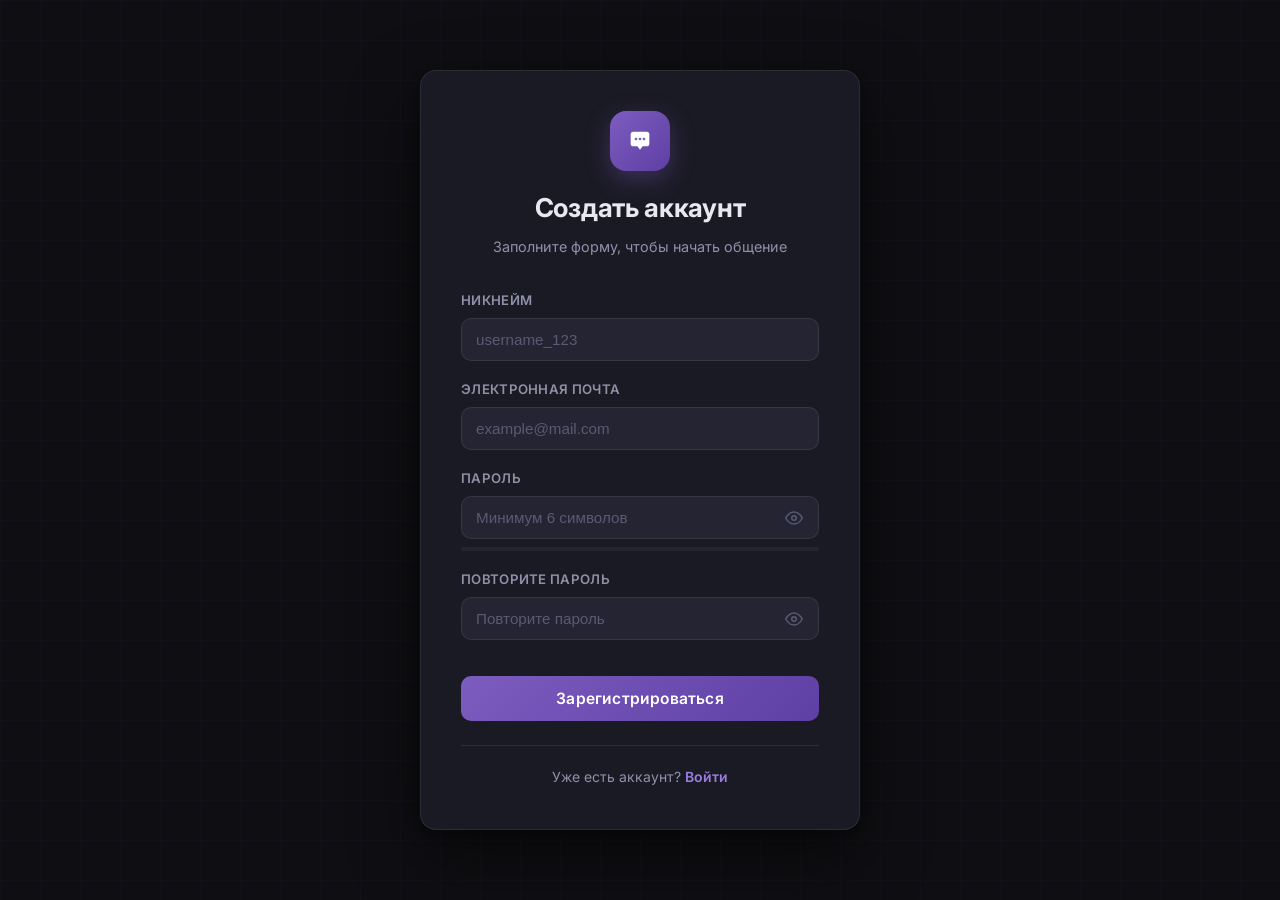
<file: frontend/index.html>
<!doctype html>
<html lang="ru">
<head>
  <meta charset="UTF-8"/>
  <meta name="viewport" content="width=device-width,initial-scale=1.0"/>
  <title>Messenger</title>
  <style>
    *, *::before, *::after { box-sizing: border-box; margin: 0; padding: 0; }
    body {
      min-height: 100vh;
      display: flex;
      align-items: center;
      justify-content: center;
      background: linear-gradient(135deg, #0f0f13 0%, #1a1a2e 100%);
      font-family: -apple-system, BlinkMacSystemFont, 'Segoe UI', sans-serif;
    }
    .loader {
      display: flex;
      flex-direction: column;
      align-items: center;
      gap: 20px;
    }
    .logo {
      animation: pulse 1.5s ease-in-out infinite;
    }
    .spinner-ring {
      width: 36px;
      height: 36px;
      border: 3px solid rgba(124, 92, 191, 0.25);
      border-top-color: #7c5cbf;
      border-radius: 50%;
      animation: spin 0.8s linear infinite;
    }
    .loader-text {
      color: #5a5a72;
      font-size: 13px;
      letter-spacing: 0.5px;
    }
    @keyframes spin {
      to { transform: rotate(360deg); }
    }
    @keyframes pulse {
      0%, 100% { opacity: 1; }
      50% { opacity: 0.6; }
    }
  </style>
</head>
<body>
  <div class="loader">
    <div class="logo">
      <svg width="56" height="56" viewBox="0 0 48 48" fill="none" xmlns="http://www.w3.org/2000/svg">
        <path d="M10 14a4 4 0 0 1 4-4h20a4 4 0 0 1 4 4v14a4 4 0 0 1-4 4H28l-4 5-4-5H14a4 4 0 0 1-4-4V14z"
              fill="#7c5cbf"/>
        <circle cx="18" cy="21" r="2" fill="#fff"/>
        <circle cx="24" cy="21" r="2" fill="#fff"/>
        <circle cx="30" cy="21" r="2" fill="#fff"/>
      </svg>
    </div>
    <div class="spinner-ring"></div>
    <span class="loader-text">Загрузка...</span>
  </div>

  <script>
    (function () {
      const API = "http://localhost:8000";
      const token = localStorage.getItem("token");

      if (!token) {
        window.location.replace("register.html");
        return;
      }

      // Verify the token is still valid by hitting /api/users/me
      fetch(API + "/api/users/me", {
        headers: { "Authorization": "Bearer " + token }
      })
        .then(function (res) {
          if (res.ok) {
            window.location.replace("chat.html");
          } else {
            // Token expired or invalid — clear and go to register
            localStorage.removeItem("token");
            localStorage.removeItem("user");
            window.location.replace("register.html");
          }
        })
        .catch(function () {
          // Server unreachable — if we have a token try chat anyway,
          // the chat page itself will handle auth errors
          window.location.replace("chat.html");
        });
    })();
  </script>
</body>
</html>
</file>
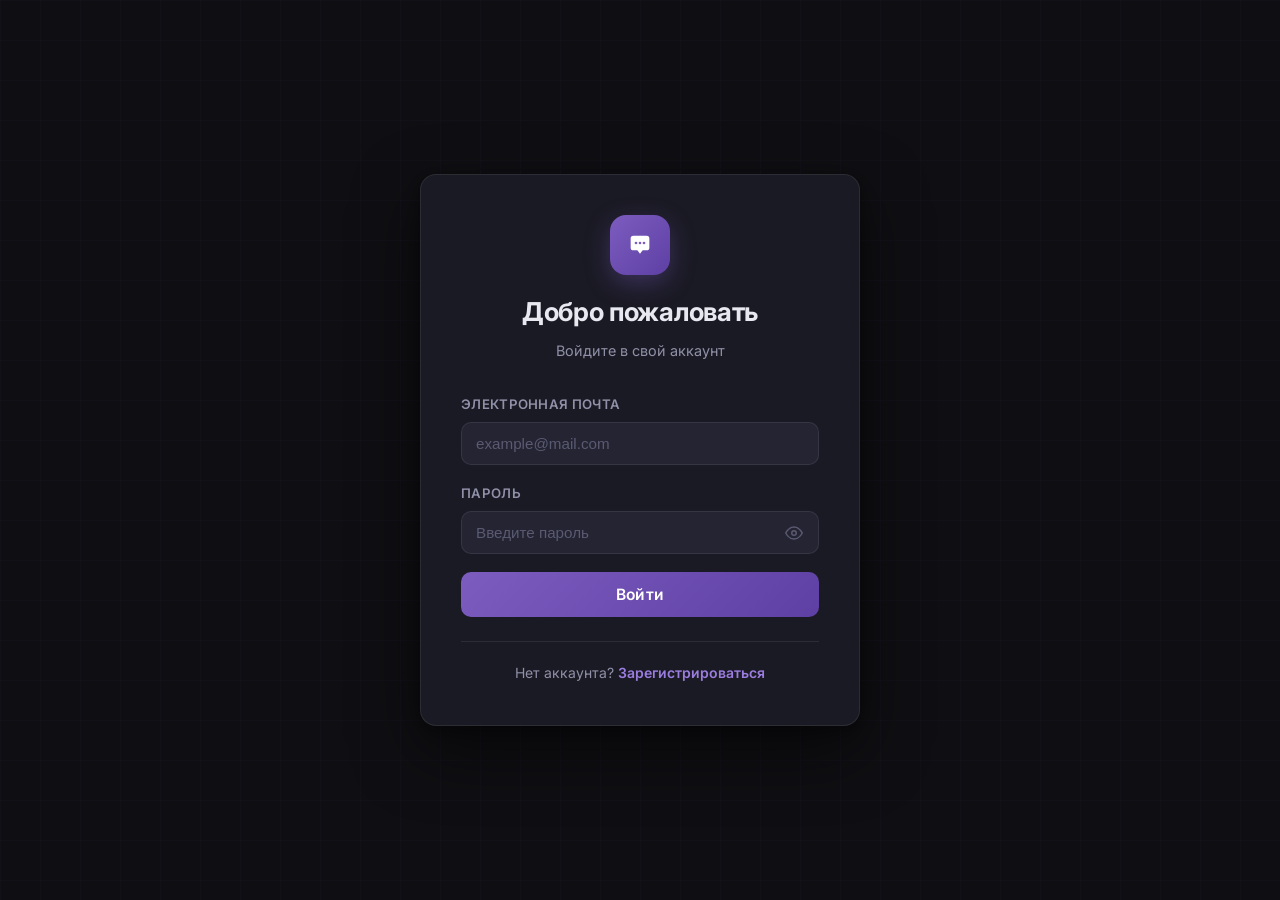
<file: frontend/admin.html>
<!doctype html>
<html lang="ru">
    <head>
        <meta charset="UTF-8" />
        <meta name="viewport" content="width=device-width,initial-scale=1.0" />
        <title>Админ — Messenger</title>
        <link rel="preconnect" href="https://fonts.googleapis.com" />
        <link rel="preconnect" href="https://fonts.gstatic.com" crossorigin />
        <link
            href="https://fonts.googleapis.com/css2?family=Inter:ital,opsz,wght@0,14..32,400;0,14..32,500;0,14..32,600;0,14..32,700;0,14..32,800;1,14..32,400&display=swap"
            rel="stylesheet"
        />
        <link rel="stylesheet" href="css/admin.css" />
    </head>
    <body>
        <div class="admin-layout">
            <!-- ═══ SIDEBAR ═══ -->
            <aside class="admin-sidebar">
                <div class="admin-logo">
                    <svg
                        width="28"
                        height="28"
                        viewBox="0 0 48 48"
                        fill="none"
                        aria-hidden="true"
                    >
                        <path
                            d="M10 14a4 4 0 0 1 4-4h20a4 4 0 0 1 4 4v14a4 4 0 0 1-4 4H28l-4 5-4-5H14a4 4 0 0 1-4-4V14z"
                            fill="#fff"
                        />
                        <circle cx="18" cy="21" r="2" fill="#7c5cbf" />
                        <circle cx="24" cy="21" r="2" fill="#7c5cbf" />
                        <circle cx="30" cy="21" r="2" fill="#7c5cbf" />
                    </svg>
                    <span>Messenger</span>
                </div>

                <nav class="admin-nav">
                    <a class="nav-item active" data-section="overview" href="#">
                        <span class="nav-icon">📊</span> Обзор
                    </a>
                    <a class="nav-item" data-section="users" href="#">
                        <span class="nav-icon">👥</span> Пользователи
                    </a>
                </nav>

                <div class="admin-sidebar-footer">
                    <a href="chat.html" class="nav-item">
                        <span class="nav-icon">💬</span> К мессенджеру
                    </a>
                    <button class="nav-item logout-nav" id="adminLogoutBtn">
                        <span class="nav-icon">🚪</span> Выйти
                    </button>
                </div>
            </aside>
            <!-- /SIDEBAR -->

            <!-- ═══ MAIN CONTENT ═══ -->
            <main class="admin-main">
                <!-- Top bar -->
                <div class="admin-topbar">
                    <h1 class="admin-page-title" id="adminPageTitle">Обзор</h1>
                    <div class="admin-user-info">
                        <span id="adminUserName">Загрузка...</span>
                        <div class="avatar-initials-sm" id="adminAvatarEl">
                            A
                        </div>
                    </div>
                </div>

                <!-- ── SECTION: Overview ── -->
                <section class="admin-section" id="section-overview">
                    <div class="stats-grid">
                        <div class="stat-card">
                            <div class="stat-icon">👤</div>
                            <div class="stat-value" id="stat-users-total">
                                —
                            </div>
                            <div class="stat-label">Пользователей</div>
                        </div>
                        <div class="stat-card">
                            <div class="stat-icon">✅</div>
                            <div class="stat-value" id="stat-users-verified">
                                —
                            </div>
                            <div class="stat-label">Подтверждены</div>
                        </div>
                        <div class="stat-card online">
                            <div class="stat-icon">🟢</div>
                            <div class="stat-value" id="stat-users-online">
                                —
                            </div>
                            <div class="stat-label">Онлайн сейчас</div>
                        </div>
                        <div class="stat-card">
                            <div class="stat-icon">🚫</div>
                            <div class="stat-value" id="stat-users-banned">
                                —
                            </div>
                            <div class="stat-label">Заблокированы</div>
                        </div>
                        <div class="stat-card">
                            <div class="stat-icon">💬</div>
                            <div class="stat-value" id="stat-messages-total">
                                —
                            </div>
                            <div class="stat-label">Сообщений</div>
                        </div>
                        <div class="stat-card">
                            <div class="stat-icon">📁</div>
                            <div class="stat-value" id="stat-media-total">
                                —
                            </div>
                            <div class="stat-label">Медиафайлов</div>
                        </div>
                        <div class="stat-card">
                            <div class="stat-icon">💾</div>
                            <div class="stat-value" id="stat-media-size">—</div>
                            <div class="stat-label">MB занято</div>
                        </div>
                    </div>

                    <div class="admin-card" style="margin-top: 24px">
                        <h3 class="admin-card-title">Быстрые действия</h3>
                        <div style="display: flex; gap: 10px; flex-wrap: wrap">
                            <button
                                class="admin-btn"
                                onclick="
                                    document
                                        .querySelector('[data-section=users]')
                                        .click()
                                "
                            >
                                Управление пользователями
                            </button>
                        </div>
                    </div>
                </section>
                <!-- /Overview -->

                <!-- ── SECTION: Users ── -->
                <section
                    class="admin-section"
                    id="section-users"
                    style="display: none"
                >
                    <div class="admin-card">
                        <div
                            style="
                                display: flex;
                                align-items: center;
                                justify-content: space-between;
                                margin-bottom: 16px;
                                flex-wrap: wrap;
                                gap: 12px;
                            "
                        >
                            <h3 class="admin-card-title" style="margin: 0">
                                Все пользователи
                            </h3>
                            <input
                                type="text"
                                class="admin-search-input"
                                id="adminUserSearch"
                                placeholder="Фильтр по имени, тегу, email..."
                            />
                        </div>

                        <div class="table-wrapper">
                            <table class="admin-table" id="usersTable">
                                <thead>
                                    <tr>
                                        <th>ID</th>
                                        <th>Пользователь</th>
                                        <th>Тег</th>
                                        <th>Email</th>
                                        <th>Статус</th>
                                        <th>Роль</th>
                                        <th>Регистрация</th>
                                        <th>Действия</th>
                                    </tr>
                                </thead>
                                <tbody id="usersTableBody">
                                    <tr>
                                        <td
                                            colspan="8"
                                            style="
                                                text-align: center;
                                                color: #aaa;
                                                padding: 32px;
                                            "
                                        >
                                            Загрузка...
                                        </td>
                                    </tr>
                                </tbody>
                            </table>
                        </div>

                        <!-- Pagination -->
                        <div
                            class="table-pagination"
                            id="usersPagination"
                        ></div>
                    </div>
                </section>
                <!-- /Users -->
            </main>
            <!-- /MAIN -->
        </div>
        <!-- /admin-layout -->

        <!-- ═══ CONFIRM DELETE MODAL ═══ -->
        <div
            class="modal-overlay"
            id="confirmDeleteOverlay"
            style="
                display: none;
                align-items: center;
                justify-content: center;
                position: fixed;
                inset: 0;
                background: rgba(0, 0, 0, 0.5);
                z-index: 1000;
            "
        >
            <div
                class="modal"
                style="
                    max-width: 380px;
                    background: #fff;
                    border-radius: 16px;
                    padding: 28px;
                    position: relative;
                "
            >
                <h3
                    style="
                        margin: 0 0 12px;
                        color: #1a1a2e;
                        font-size: 18px;
                        font-weight: 700;
                    "
                >
                    Удалить пользователя?
                </h3>
                <p
                    style="
                        color: #666;
                        margin: 0 0 20px;
                        font-size: 14px;
                        line-height: 1.5;
                    "
                    id="confirmDeleteText"
                >
                    Это действие нельзя отменить.
                </p>
                <div style="display: flex; gap: 10px">
                    <button
                        class="admin-btn danger"
                        id="confirmDeleteBtn"
                        style="flex: 1"
                    >
                        Удалить
                    </button>
                    <button
                        class="admin-btn secondary"
                        id="cancelDeleteBtn"
                        style="flex: 1"
                    >
                        Отмена
                    </button>
                </div>
            </div>
        </div>

        <!-- ═══ EDIT USER MODAL ═══ -->
        <div
            class="modal-overlay"
            id="editUserOverlay"
            style="
                display: none;
                align-items: center;
                justify-content: center;
                position: fixed;
                inset: 0;
                background: rgba(0, 0, 0, 0.5);
                z-index: 1000;
            "
        >
            <div
                class="modal"
                style="
                    max-width: 440px;
                    background: #fff;
                    border-radius: 16px;
                    padding: 28px;
                    position: relative;
                    width: 90%;
                "
            >
                <button
                    class="modal-close-btn"
                    id="closeEditUserModal"
                    style="
                        position: absolute;
                        top: 16px;
                        right: 16px;
                        background: none;
                        border: none;
                        cursor: pointer;
                        font-size: 22px;
                        color: #aaa;
                        line-height: 1;
                    "
                >
                    ✕
                </button>
                <h3
                    style="
                        margin: 0 0 20px;
                        color: #1a1a2e;
                        font-size: 18px;
                        font-weight: 700;
                    "
                >
                    Редактировать пользователя
                </h3>

                <div style="display: flex; flex-direction: column; gap: 14px">
                    <div class="modal-form-group">
                        <label class="modal-form-label">Имя пользователя</label>
                        <input
                            type="text"
                            id="editUserName"
                            class="modal-form-input"
                            placeholder="Имя"
                        />
                    </div>
                    <div class="modal-form-group">
                        <label class="modal-form-label">Тег</label>
                        <input
                            type="text"
                            id="editUserTag"
                            class="modal-form-input"
                            placeholder="тег"
                        />
                    </div>
                    <div class="modal-form-group">
                        <label class="modal-form-label">Email</label>
                        <input
                            type="email"
                            id="editUserEmail"
                            class="modal-form-input"
                            placeholder="email@example.com"
                        />
                    </div>
                    <div class="modal-form-group">
                        <label class="modal-form-label">Роль</label>
                        <select id="editUserRole" class="modal-form-input">
                            <option value="user">Пользователь</option>
                            <option value="admin">Администратор</option>
                        </select>
                    </div>
                    <div
                        id="editUserMessage"
                        style="
                            display: none;
                            font-size: 13px;
                            padding: 8px 12px;
                            border-radius: 8px;
                        "
                    ></div>
                    <button
                        class="admin-btn"
                        id="saveEditUserBtn"
                        style="width: 100%; padding: 11px; font-size: 14px"
                    >
                        Сохранить
                    </button>
                </div>
            </div>
        </div>

        <script src="js/config.js"></script>
        <script src="js/admin.js"></script>
    </body>
</html>
</file>
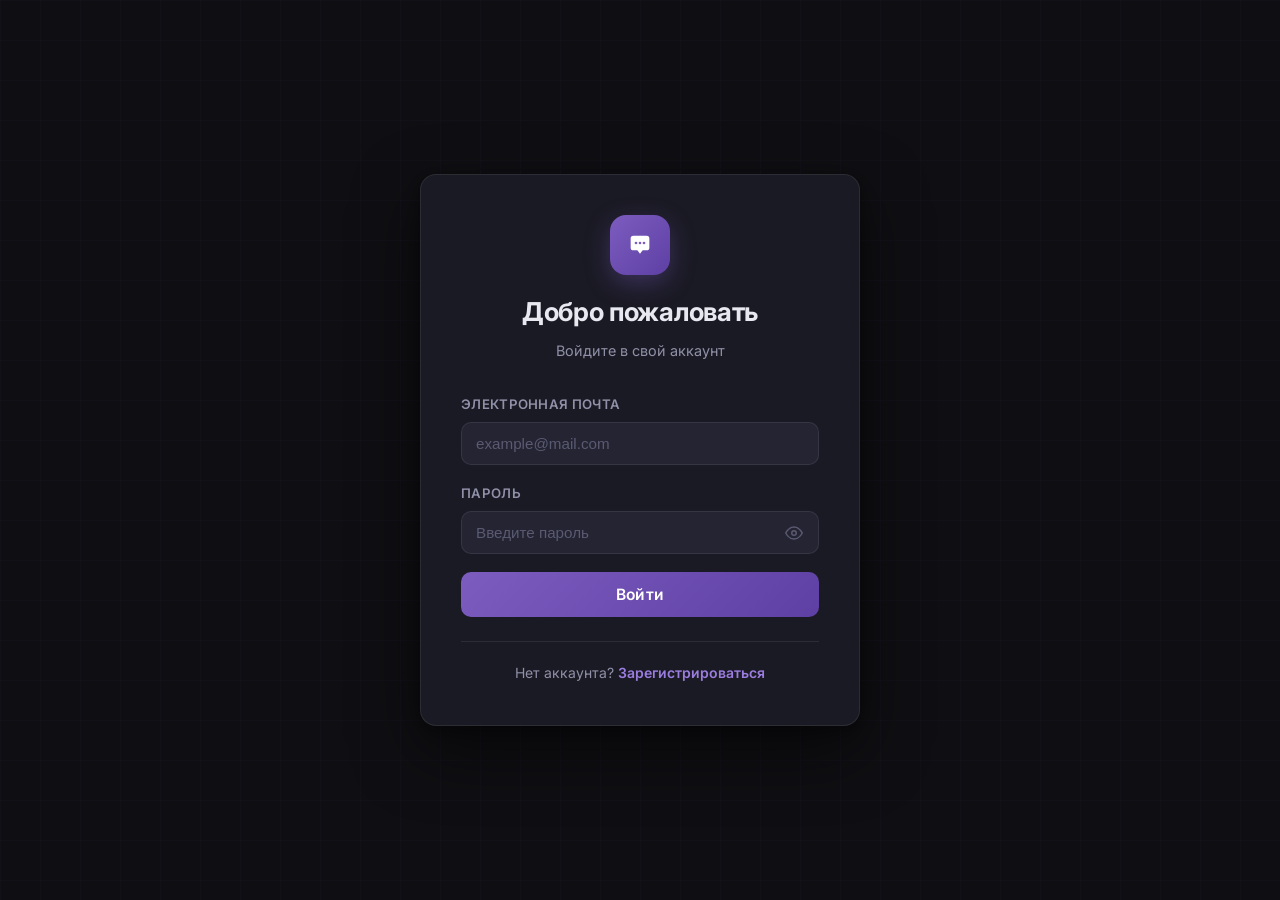
<file: frontend/chat.html>
<!doctype html>
<html lang="ru">
    <head>
        <meta charset="UTF-8" />
        <meta name="viewport" content="width=device-width,initial-scale=1.0" />
        <title>Messenger | Чат</title>
        <!-- Favicon (inline SVG to avoid noisy 404s on static hosting) -->
        <link
            rel="icon"
            href="data:image/svg+xml,%3Csvg xmlns='http://www.w3.org/2000/svg' viewBox='0 0 64 64'%3E%3Cdefs%3E%3ClinearGradient id='g' x1='0' y1='0' x2='1' y2='1'%3E%3Cstop stop-color='%237c5cbf'/%3E%3Cstop offset='1' stop-color='%23a97de8'/%3E%3C/linearGradient%3E%3C/defs%3E%3Crect width='64' height='64' rx='16' fill='url(%23g)'/%3E%3Cpath d='M18 22a8 8 0 0 1 8-8h12a8 8 0 0 1 8 8v12a8 8 0 0 1-8 8H32l-8 8v-8h-2a8 8 0 0 1-8-8V22z' fill='white' fill-opacity='.92'/%3E%3Ccircle cx='28' cy='30' r='3' fill='%237c5cbf'/%3E%3Ccircle cx='36' cy='30' r='3' fill='%237c5cbf'/%3E%3C/svg%3E"
        />
        <meta name="theme-color" content="#7c5cbf" />
        <link rel="preconnect" href="https://fonts.googleapis.com" />
        <link rel="preconnect" href="https://fonts.gstatic.com" crossorigin />
        <link
            href="https://fonts.googleapis.com/css2?family=Inter:ital,opsz,wght@0,14..32,400;0,14..32,500;0,14..32,600;0,14..32,700;0,14..32,800;1,14..32,400&display=swap"
            rel="stylesheet"
        />
        <link rel="stylesheet" href="css/chat.css" />
    </head>
    <body>
        <div class="app-layout">
            <!-- ═══════════════════════════════════════════
       SIDEBAR
  ═══════════════════════════════════════════ -->
            <div class="sidebar" id="sidebar">
                <!-- Header: my profile + new-chat / search button -->
                <div class="sidebar-header">
                    <button
                        class="my-avatar-btn"
                        id="myProfileBtn"
                        title="Мой профиль"
                    >
                        <div class="avatar-initials" id="myAvatarEl">??</div>
                        <span class="my-username" id="myUsernameEl">...</span>
                    </button>
                    <button
                        class="new-chat-btn"
                        id="createGroupBtn"
                        title="Создать группу"
                    >
                        <svg
                            width="20"
                            height="20"
                            viewBox="0 0 24 24"
                            fill="none"
                            stroke="currentColor"
                            stroke-width="2"
                            stroke-linecap="round"
                            stroke-linejoin="round"
                            aria-hidden="true"
                        >
                            <path d="M17 21v-2a4 4 0 0 0-4-4H5a4 4 0 0 0-4 4v2" />
                            <circle cx="9" cy="7" r="4" />
                            <path d="M23 11h-6" />
                            <path d="M20 8v6" />
                        </svg>
                    </button>
                    <button
                        class="new-chat-btn"
                        id="newChatBtn"
                        title="Найти пользователя"
                    >
                        <svg
                            width="20"
                            height="20"
                            viewBox="0 0 24 24"
                            fill="none"
                            stroke="currentColor"
                            stroke-width="2"
                            stroke-linecap="round"
                            stroke-linejoin="round"
                            aria-hidden="true"
                        >
                            <circle cx="11" cy="11" r="8" />
                            <line x1="21" y1="21" x2="16.65" y2="16.65" />
                        </svg>
                    </button>
                </div>

                <!-- Search / filter conversations -->
                <div class="search-box" style="position: relative">
                    <input
                        class="search-input"
                        id="searchInput"
                        type="text"
                        placeholder="Поиск по тегу..."
                        autocomplete="off"
                        spellcheck="false"
                    />
                    <!-- Search results dropdown -->
                    <div
                        class="search-results"
                        id="searchResults"
                        style="display: none"
                    ></div>
                </div>

                <!-- Conversations list -->
                <div class="conversations-list" id="conversationsList">
                    <!-- populated by JS -->
                </div>
            </div>
            <!-- /SIDEBAR -->

            <!-- ═══════════════════════════════════════════
       CHAT AREA
  ═══════════════════════════════════════════ -->
            <div class="chat-area">
                <!-- No conversation selected — placeholder -->
                <div class="chat-placeholder" id="chatPlaceholder">
                    <svg
                        width="120"
                        height="120"
                        viewBox="0 0 48 48"
                        fill="none"
                        aria-hidden="true"
                    >
                        <path
                            d="M10 14a4 4 0 0 1 4-4h20a4 4 0 0 1 4 4v14a4 4 0 0 1-4 4H28l-4 5-4-5H14a4 4 0 0 1-4-4V14z"
                            fill="#c8bfe8"
                        />
                        <circle cx="18" cy="21" r="2" fill="#9b7de0" />
                        <circle cx="24" cy="21" r="2" fill="#9b7de0" />
                        <circle cx="30" cy="21" r="2" fill="#9b7de0" />
                    </svg>
                    <p>Выберите чат или начните новый</p>
                </div>

                <!-- Active conversation -->
                <div class="chat-main" id="chatMain" style="display: none">
                    <!-- Chat header -->
                    <div class="chat-header">
                        <button class="back-btn" id="backBtn" title="Назад">
                            <svg
                                width="20"
                                height="20"
                                viewBox="0 0 24 24"
                                fill="none"
                                stroke="currentColor"
                                stroke-width="2.5"
                                stroke-linecap="round"
                                stroke-linejoin="round"
                            >
                                <polyline points="15 18 9 12 15 6" />
                            </svg>
                        </button>
                        <div class="conv-avatar-wrap">
                            <div
                                class="avatar-initials"
                                id="chatAvatarEl"
                                style="
                                    width: 40px;
                                    height: 40px;
                                    font-size: 16px;
                                "
                            >
                                ??
                            </div>
                            <span
                                class="online-dot"
                                id="chatOnlineDot"
                                style="display: none"
                            ></span>
                        </div>
                        <div class="chat-partner-info">
                            <div class="chat-partner-name" id="chatPartnerName">
                                ...
                            </div>
                            <div
                                class="chat-partner-status"
                                id="chatPartnerStatus"
                            >
                                не в сети
                            </div>
                        </div>
                        <div class="chat-header-actions">
                            <button class="icon-btn" id="viewProfileBtn"
                                title="Профиль пользователя"
                            >
                                <svg
                                    width="18"
                                    height="18"
                                    viewBox="0 0 24 24"
                                    fill="none"
                                    stroke="currentColor"
                                    stroke-width="2"
                                    stroke-linecap="round"
                                    stroke-linejoin="round"
                                    aria-hidden="true"
                                >
                                    <circle cx="12" cy="8" r="4" />
                                    <path d="M4 20c0-4 3.6-7 8-7s8 3 8 7" />
                                </svg>
                            </button>
                            <button class="icon-btn" id="groupMembersBtn" title="Участники группы" style="display:none">
                                <svg width="18" height="18" viewBox="0 0 24 24" fill="none" stroke="currentColor" stroke-width="2" stroke-linecap="round" stroke-linejoin="round" aria-hidden="true">
                                    <path d="M17 21v-2a4 4 0 0 0-4-4H5a4 4 0 0 0-4 4v2"/>
                                    <circle cx="9" cy="7" r="4"/>
                                    <path d="M23 21v-2a4 4 0 0 0-3-3.87"/>
                                    <path d="M16 3.13a4 4 0 0 1 0 7.75"/>
                                </svg>
                            </button>
                            <button class="icon-btn" id="inviteGroupBtn" title="Пригласить в группу" style="display:none">
                                <svg width="18" height="18" viewBox="0 0 24 24" fill="none" stroke="currentColor" stroke-width="2" stroke-linecap="round" stroke-linejoin="round" aria-hidden="true">
                                    <path d="M10 13a5 5 0 0 0 7.54.54l3-3a5 5 0 0 0-7.07-7.07l-1.72 1.71"/>
                                    <path d="M14 11a5 5 0 0 0-7.54-.54l-3 3a5 5 0 0 0 7.07 7.07l1.71-1.71"/>
                                </svg>
                            </button>
                            <button class="icon-btn" id="leaveGroupBtn" title="Покинуть группу" style="display:none">
                                <svg width="18" height="18" viewBox="0 0 24 24" fill="none" stroke="currentColor" stroke-width="2" stroke-linecap="round" stroke-linejoin="round" aria-hidden="true">
                                    <path d="M9 21H5a2 2 0 0 1-2-2V5a2 2 0 0 1 2-2h4"/>
                                    <polyline points="16 17 21 12 16 7"/>
                                    <line x1="21" y1="12" x2="9" y2="12"/>
                                </svg>
                            </button>
                            <button class="icon-btn" id="deleteChatBtn" title="Удалить чат">
                                <svg
                                    width="18"
                                    height="18"
                                    viewBox="0 0 24 24"
                                    fill="none"
                                    stroke="currentColor"
                                    stroke-width="2"
                                    stroke-linecap="round"
                                    stroke-linejoin="round"
                                    aria-hidden="true"
                                >
                                    <polyline points="3 6 5 6 21 6" />
                                    <path d="M19 6l-1 14H6L5 6" />
                                    <path d="M10 11v6" />
                                    <path d="M14 11v6" />
                                    <path d="M9 6V4h6v2" />
                                </svg>
                            </button>
                        </div>
                    </div>

                    <!-- Typing indicator -->
                    <div
                        class="typing-indicator"
                        id="typingIndicator"
                        style="display: none"
                    >
                        печатает...
                    </div>

                    <!-- Edit mode indicator -->
                    <div class="edit-indicator" id="editIndicator">
                        <svg
                            width="14"
                            height="14"
                            viewBox="0 0 24 24"
                            fill="none"
                            stroke="currentColor"
                            stroke-width="2.5"
                            stroke-linecap="round"
                            stroke-linejoin="round"
                            aria-hidden="true"
                        >
                            <path
                                d="M11 4H4a2 2 0 0 0-2 2v14a2 2 0 0 0 2 2h14a2 2 0 0 0 2-2v-7"
                            />
                            <path
                                d="M18.5 2.5a2.121 2.121 0 0 1 3 3L12 15l-4 1 1-4 9.5-9.5z"
                            />
                        </svg>
                        Редактирование сообщения
                        <button
                            class="edit-indicator-cancel"
                            id="cancelEditBtn"
                            title="Отмена"
                        >
                            ✕
                        </button>
                    </div>

                    <!-- Messages area -->
                    <div class="messages-area" id="messagesArea">
                        <!-- messages injected by JS -->
                    </div>

                    <!-- Media / file preview bar (shown when attachment selected) -->
                    <div class="media-preview-bar" id="mediaPreviewBar">
                        <img
                            class="media-preview-thumb"
                            id="mediaPreviewThumb"
                            src=""
                            alt=""
                            style="display: none"
                        />
                        <span
                            class="media-preview-name"
                            id="mediaPreviewName"
                        ></span>
                        <button
                            class="media-preview-remove"
                            id="mediaPreviewRemove"
                            title="Убрать файл"
                        >
                            ✕
                        </button>
                    </div>

                    <!-- Message input area -->
                    <div class="message-input-area">
                        <button
                            class="icon-btn attach-btn"
                            id="attachBtn"
                            title="Прикрепить файл"
                        >
                            <svg
                                width="20"
                                height="20"
                                viewBox="0 0 24 24"
                                fill="none"
                                stroke="currentColor"
                                stroke-width="2"
                                stroke-linecap="round"
                                stroke-linejoin="round"
                                aria-hidden="true"
                            >
                                <path
                                    d="M21.44 11.05l-9.19 9.19a6 6 0 01-8.49-8.49l9.19-9.19a4 4 0 015.66 5.66l-9.2 9.19a2 2 0 01-2.83-2.83l8.49-8.48"
                                />
                            </svg>
                        </button>
                        <button class="icon-btn" id="recordBtn" title="Голосовое сообщение">
                            <svg width="20" height="20" viewBox="0 0 24 24" fill="none" stroke="currentColor" stroke-width="2.2" stroke-linecap="round" stroke-linejoin="round" aria-hidden="true">
                                <path d="M12 1a3 3 0 0 0-3 3v8a3 3 0 0 0 6 0V4a3 3 0 0 0-3-3z"/>
                                <path d="M19 10v2a7 7 0 0 1-14 0v-2"/>
                                <line x1="12" y1="19" x2="12" y2="23"/>
                                <line x1="8" y1="23" x2="16" y2="23"/>
                            </svg>
                        </button>

                        <div class="message-input-wrapper">
                            <textarea
                                class="message-input"
                                id="messageInput"
                                placeholder="Сообщение..."
                                rows="1"
                                autocomplete="off"
                                spellcheck="true"
                            ></textarea>
                        </div>

                        <button
                            class="send-btn"
                            id="sendBtn"
                            title="Отправить"
                        >
                            <svg
                                width="20"
                                height="20"
                                viewBox="0 0 24 24"
                                fill="none"
                                stroke="currentColor"
                                stroke-width="2.5"
                                stroke-linecap="round"
                                stroke-linejoin="round"
                                aria-hidden="true"
                            >
                                <line x1="22" y1="2" x2="11" y2="13" />
                                <polygon points="22 2 15 22 11 13 2 9 22 2" />
                            </svg>
                        </button>
                    </div>
                </div>
                <!-- /chat-main -->
            </div>
            <!-- /CHAT AREA -->
        </div>
        <!-- /app-layout -->

        <!-- ═══════════════════════════════════════════════════════════
     MODALS
═══════════════════════════════════════════════════════════ -->

        <!-- ── My Profile Modal ── -->
        <div class="modal-overlay" id="profileModalOverlay">
            <div class="modal">
                <button
                    class="modal-close"
                    id="closeProfileModal"
                    title="Закрыть"
                >
                    ✕
                </button>
                <h2 class="modal-title">Мой профиль</h2>

                <div class="profile-avatar-section">
                    <div class="avatar-large-initials" id="profileAvatarLarge">
                        ??
                    </div>
                    <div class="change-avatar-hint" id="changeAvatarHint">
                        Изменить фото
                    </div>
                    <input
                        type="file"
                        id="avatarFileInput"
                        accept="image/*"
                        hidden
                    />
                </div>

                <div style="display: flex; flex-direction: column; gap: 14px">
                    <div class="form-group">
                        <label for="profileUsername">Имя</label>
                        <input
                            type="text"
                            id="profileUsername"
                            class="modal-input"
                            placeholder="Ваше имя"
                            maxlength="40"
                        />
                    </div>

                    <div class="form-group">
                        <label for="profileTag">
                            Тег
                            <span
                                style="
                                    color: #aaa;
                                    font-size: 12px;
                                    font-weight: 400;
                                "
                                >(@тег для поиска)</span
                            >
                        </label>
                        <div style="position: relative">
                            <span
                                style="
                                    position: absolute;
                                    left: 12px;
                                    top: 50%;
                                    transform: translateY(-50%);
                                    color: #7c5cbf;
                                    font-weight: 600;
                                    pointer-events: none;
                                "
                                >@</span
                            >
                            <input
                                type="text"
                                id="profileTag"
                                class="modal-input"
                                style="padding-left: 28px"
                                placeholder="ваш_тег"
                                maxlength="30"
                                autocomplete="off"
                                spellcheck="false"
                            />
                        </div>
                    </div>

                    <div class="form-group">
                        <label for="profileBio">О себе</label>
                        <textarea
                            id="profileBio"
                            class="modal-input"
                            placeholder="Расскажите о себе..."
                            rows="3"
                            style="resize: vertical"
                            maxlength="300"
                        ></textarea>
                    </div>

                    <div class="form-group">
                        <label>Ваша ссылка</label>
                        <div style="display:flex;gap:8px;align-items:center;">
                            <input
                                type="text"
                                id="shareLinkInput"
                                class="modal-input"
                                style="flex:1;font-size:12px;"
                                readonly
                                placeholder="Нажмите 'Создать ссылку'"
                            />
                            <button
                                class="btn-secondary"
                                id="copyShareLinkBtn"
                                style="padding:8px 12px;flex-shrink:0;font-size:13px;"
                                title="Копировать"
                            >
                                📋
                            </button>
                        </div>
                        <button
                            class="btn-secondary modal-btn"
                            id="generateShareLinkBtn"
                            style="margin-top:8px;font-size:13px;"
                        >
                            Создать / обновить ссылку
                        </button>
                    </div>

                    <div
                        id="profileMessage"
                        style="
                            display: none;
                            font-size: 13px;
                            padding: 8px 12px;
                            border-radius: 8px;
                            line-height: 1.5;
                        "
                    ></div>

                    <button class="btn-primary modal-btn" id="saveProfileBtn">
                        Сохранить
                    </button>
                    <button class="btn-secondary modal-btn" id="logoutBtn">
                        Выйти
                    </button>
                    <div class="form-group" style="margin-top: 6px">
                        <label>Внешний вид</label>
                        <button class="btn-secondary modal-btn" id="toggleThemeBtn" style="display:flex;align-items:center;justify-content:space-between;gap:10px">
                            <span>Тёмная тема</span>
                            <span id="themeStateLabel" style="font-weight:700;color:#7c5cbf">выкл</span>
                        </button>
                    </div>
                </div>
            </div>
        </div>

        <!-- ── View User Profile Modal ── -->
        <div class="modal-overlay" id="viewProfileModalOverlay">
            <div class="modal telegram-profile-modal">
                <button
                    class="modal-close"
                    id="closeViewProfileModal"
                    title="Закрыть"
                >
                    ✕
                </button>

                <div class="telegram-profile-header">
                    <div class="avatar-large-initials" id="viewProfileAvatar">
                        ??
                    </div>
                    <h2 id="viewProfileName">
                        ...
                    </h2>
                    <p id="viewProfileTag">
                        @...
                    </p>
                </div>

                <div class="telegram-profile-body">
                    <div class="telegram-profile-row">
                        <span class="label">О себе</span>
                        <p id="viewProfileBio"></p>
                    </div>
                    <div class="telegram-profile-row">
                        <span class="label">Статус</span>
                        <p id="viewProfileLastSeen"></p>
                    </div>
                </div>

                <button class="btn-primary modal-btn" id="startChatWithUserBtn">
                    Написать сообщение
                </button>
            </div>
        </div>

        <!-- ── Create Group Modal ── -->
        <div class="modal-overlay" id="createGroupOverlay">
            <div class="modal">
                <button class="modal-close" id="closeCreateGroupModal" title="Закрыть">
                    ✕
                </button>
                <h2 class="modal-title">Новая группа</h2>
                <div style="display: flex; flex-direction: column; gap: 14px">
                    <div class="form-group">
                        <label for="createGroupTitle">Название группы</label>
                        <input
                            type="text"
                            id="createGroupTitle"
                            class="modal-input"
                            placeholder="Например: Команда проекта"
                            maxlength="64"
                        />
                    </div>
                    <div class="form-group">
                        <label for="createGroupMembersSearch">
                            Добавить участников (по тегу)
                        </label>
                        <div style="position: relative">
                            <input
                                type="text"
                                id="createGroupMembersSearch"
                                class="modal-input"
                                placeholder="Введите @тег или имя..."
                                autocomplete="off"
                            />
                            <div
                                id="createGroupSearchResults"
                                style="
                                    display: none;
                                    position: absolute;
                                    top: 100%;
                                    left: 0;
                                    right: 0;
                                    background: white;
                                    border: 1px solid #ddd;
                                    border-radius: 8px;
                                    box-shadow: 0 4px 12px rgba(0, 0, 0, 0.1);
                                    z-index: 1000;
                                    max-height: 200px;
                                    overflow-y: auto;
                                "
                            ></div>
                        </div>
                    </div>
                    <div id="selectedMembersList" style="display: flex; flex-wrap: wrap; gap: 8px; margin-top: 4px"></div>
                    <div
                        id="createGroupMessage"
                        style="
                            display: none;
                            font-size: 13px;
                            padding: 8px 12px;
                            border-radius: 8px;
                        "
                    ></div>
                    <button class="btn-primary modal-btn" id="submitCreateGroupBtn">
                        Создать группу
                    </button>
                </div>
            </div>
        </div>

        <!-- ── Group Members Modal ── -->
        <div class="modal-overlay" id="groupMembersOverlay">
            <div class="modal" style="max-width:520px">
                <button class="modal-close" id="closeGroupMembersModal" title="Закрыть">
                    ✕
                </button>
                <h2 class="modal-title">Участники группы</h2>
                <div id="groupMembersMeta" style="color:#888;font-size:13px;margin:-6px 0 12px"></div>
                <div id="groupMembersList" style="display:flex;flex-direction:column;gap:8px;max-height:52vh;overflow:auto;"></div>
            </div>
        </div>

        <!-- ── Image Lightbox ── -->
        <div class="lightbox-overlay" id="lightboxOverlay">
            <button class="lightbox-close" id="lightboxClose" title="Закрыть">
                ✕
            </button>
            <img class="lightbox-img" id="lightboxImg" src="" alt="" />
        </div>

        <!-- ── Toast container ── -->
        <div class="toast-container" id="toastContainer"></div>

        <!-- Hidden file input for message attachments -->
        <input
            type="file"
            id="fileInput"
            accept="image/*,video/*,.pdf,.zip,.txt,.doc,.docx"
            hidden
        />

        <script src="js/config.js"></script>
        <script src="js/chat.js"></script>
    </body>
</html>
</file>
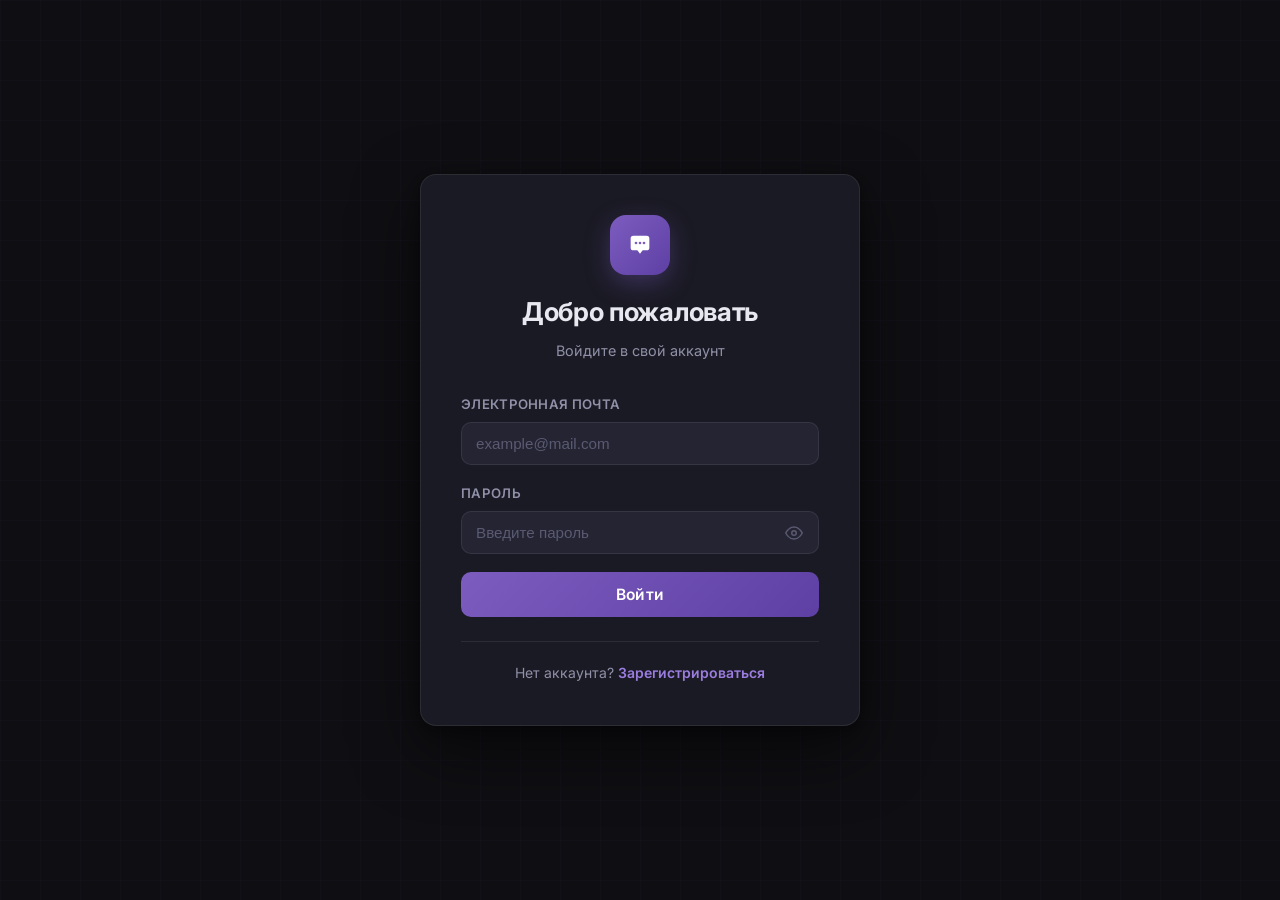
<file: frontend/login.html>
<!doctype html>
<html lang="ru">
    <head>
        <meta charset="UTF-8" />
        <meta name="viewport" content="width=device-width, initial-scale=1.0" />
        <title>Вход — Messenger</title>
        <link rel="preconnect" href="https://fonts.googleapis.com" />
        <link rel="preconnect" href="https://fonts.gstatic.com" crossorigin />
        <link
            href="https://fonts.googleapis.com/css2?family=Inter:ital,opsz,wght@0,14..32,400;0,14..32,500;0,14..32,600;0,14..32,700;0,14..32,800;1,14..32,400&display=swap"
            rel="stylesheet"
        />
        <link rel="stylesheet" href="css/style.css" />
    </head>
    <body>
        <div class="auth-container">
            <div class="auth-card" id="authCard">
                <!-- Логотип и заголовок -->
                <div class="card-header">
                    <div class="card-logo">
                        <svg
                            xmlns="http://www.w3.org/2000/svg"
                            width="32"
                            height="32"
                            viewBox="0 0 48 48"
                            fill="none"
                            aria-hidden="true"
                        >
                            <path
                                d="M10 14a4 4 0 0 1 4-4h20a4 4 0 0 1 4 4v14a4 4 0 0 1-4 4H28l-4 5-4-5H14a4 4 0 0 1-4-4V14z"
                                fill="#ffffff"
                            />
                            <circle cx="18" cy="21" r="2" fill="#7c5cbf" />
                            <circle cx="24" cy="21" r="2" fill="#7c5cbf" />
                            <circle cx="30" cy="21" r="2" fill="#7c5cbf" />
                        </svg>
                    </div>
                    <h1>Добро пожаловать</h1>
                    <p>Войдите в свой аккаунт</p>
                </div>

                <!-- Форма входа -->
                <form id="loginForm" novalidate autocomplete="off">
                    <!-- Электронная почта -->
                    <div class="form-group">
                        <label for="loginEmail">Электронная почта</label>
                        <div class="input-wrapper">
                            <input
                                type="email"
                                id="loginEmail"
                                name="email"
                                placeholder="example@mail.com"
                                autocomplete="email"
                                spellcheck="false"
                            />
                        </div>
                    </div>

                    <!-- Пароль -->
                    <div class="form-group">
                        <label for="loginPassword">Пароль</label>
                        <div class="input-wrapper">
                            <input
                                type="password"
                                id="loginPassword"
                                name="password"
                                placeholder="Введите пароль"
                                autocomplete="current-password"
                            />
                            <button
                                type="button"
                                class="toggle-password"
                                id="toggleLoginPassword"
                                aria-label="Показать пароль"
                                tabindex="-1"
                            >
                                <!-- Глаз открытый — пароль скрыт -->
                                <svg
                                    class="icon-eye"
                                    xmlns="http://www.w3.org/2000/svg"
                                    width="20"
                                    height="20"
                                    viewBox="0 0 24 24"
                                    fill="none"
                                    stroke="currentColor"
                                    stroke-width="2"
                                    stroke-linecap="round"
                                    stroke-linejoin="round"
                                    aria-hidden="true"
                                >
                                    <path
                                        d="M1 12s4-8 11-8 11 8 11 8-4 8-11 8-11-8-11-8z"
                                    />
                                    <circle cx="12" cy="12" r="3" />
                                </svg>
                                <!-- Глаз закрытый — пароль виден -->
                                <svg
                                    class="icon-eye-off"
                                    xmlns="http://www.w3.org/2000/svg"
                                    width="20"
                                    height="20"
                                    viewBox="0 0 24 24"
                                    fill="none"
                                    stroke="currentColor"
                                    stroke-width="2"
                                    stroke-linecap="round"
                                    stroke-linejoin="round"
                                    aria-hidden="true"
                                    style="display: none"
                                >
                                    <path
                                        d="M17.94 17.94A10.07 10.07 0 0 1 12 20c-7 0-11-8-11-8
                         a18.45 18.45 0 0 1 5.06-5.94"
                                    />
                                    <path
                                        d="M9.9 4.24A9.12 9.12 0 0 1 12 4c7 0 11 8 11 8
                         a18.5 18.5 0 0 1-2.16 3.19"
                                    />
                                    <line x1="1" y1="1" x2="23" y2="23" />
                                </svg>
                            </button>
                        </div>
                    </div>

                    <!-- Кнопка входа -->
                    <button type="submit" class="btn-primary" id="loginBtn">
                        <span class="spinner" aria-hidden="true"></span>
                        <span class="btn-text">Войти</span>
                    </button>
                </form>

                <!-- Сообщение об ошибке / успехе -->
                <div
                    id="loginMessage"
                    role="alert"
                    aria-live="assertive"
                    style="display: none"
                ></div>

                <!-- Ссылка на регистрацию -->
                <div class="card-footer">
                    <p>
                        Нет аккаунта?
                        <a href="register.html">Зарегистрироваться</a>
                    </p>
                </div>
            </div>
            <!-- /.auth-card -->
        </div>
        <!-- /.auth-container -->

        <script src="js/config.js"></script>
        <script src="js/login.js"></script>
    </body>
</html>
</file>
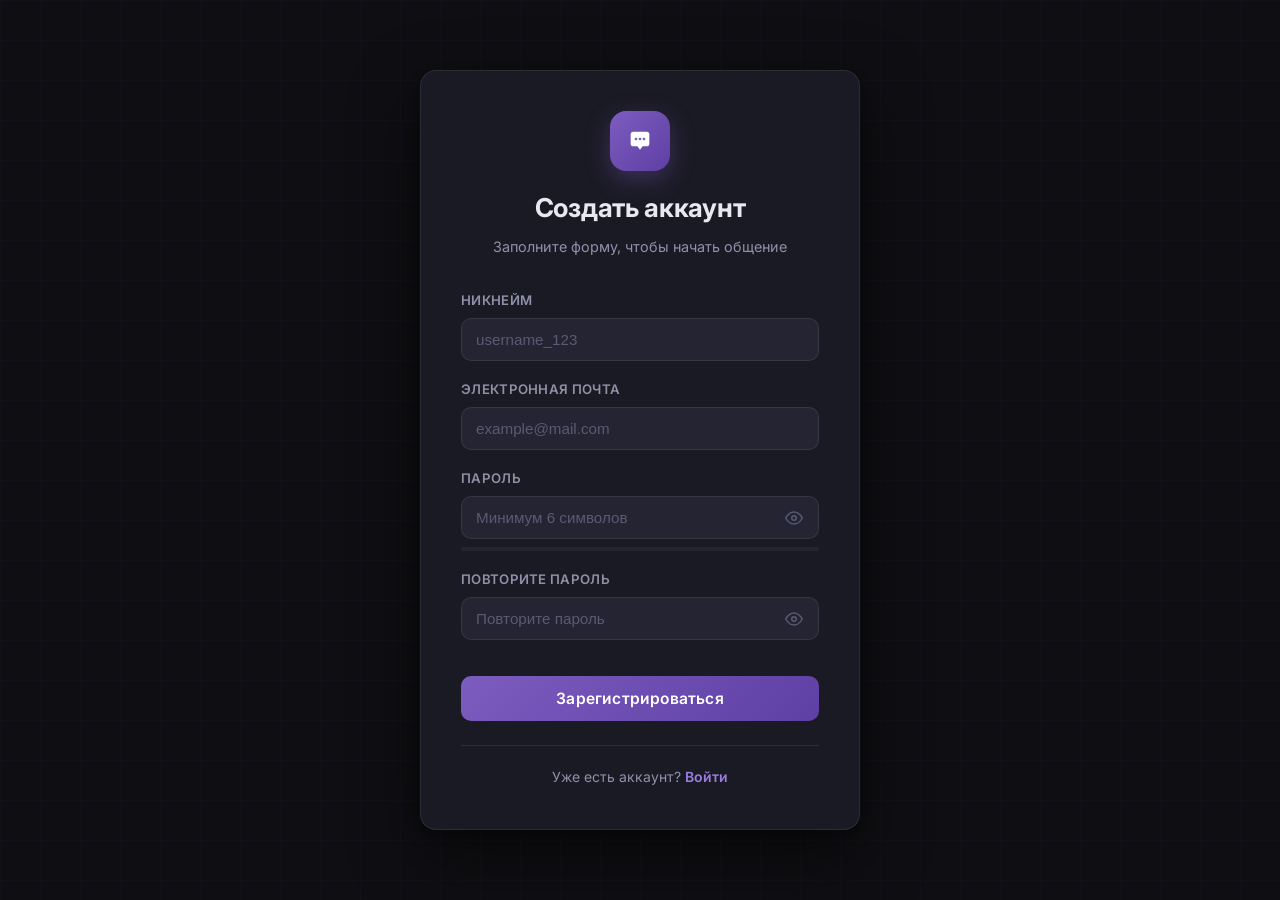
<file: frontend/register.html>
<!doctype html>
<html lang="ru">
    <head>
        <meta charset="UTF-8" />
        <meta name="viewport" content="width=device-width, initial-scale=1.0" />
        <title>Регистрация — Messenger</title>
        <link rel="preconnect" href="https://fonts.googleapis.com" />
        <link rel="preconnect" href="https://fonts.gstatic.com" crossorigin />
        <link
            href="https://fonts.googleapis.com/css2?family=Inter:ital,opsz,wght@0,14..32,400;0,14..32,500;0,14..32,600;0,14..32,700;0,14..32,800;1,14..32,400&display=swap"
            rel="stylesheet"
        />
        <link rel="stylesheet" href="css/style.css" />
    </head>
    <body>
        <div class="auth-container">
            <div class="auth-card" id="authCard">
                <!-- Логотип и заголовок -->
                <div class="card-header">
                    <div class="card-logo">
                        <!-- SVG: иконка чат-пузыря -->
                        <svg
                            xmlns="http://www.w3.org/2000/svg"
                            width="32"
                            height="32"
                            viewBox="0 0 48 48"
                            fill="none"
                            aria-hidden="true"
                        >
                            <path
                                d="M10 14a4 4 0 0 1 4-4h20a4 4 0 0 1 4 4v14a4 4 0 0 1-4 4H28l-4 5-4-5H14a4 4 0 0 1-4-4V14z"
                                fill="#ffffff"
                            />
                            <circle cx="18" cy="21" r="2" fill="#7c5cbf" />
                            <circle cx="24" cy="21" r="2" fill="#7c5cbf" />
                            <circle cx="30" cy="21" r="2" fill="#7c5cbf" />
                        </svg>
                    </div>
                    <h1>Создать аккаунт</h1>
                    <p>Заполните форму, чтобы начать общение</p>
                </div>

                <!-- Форма регистрации -->
                <form id="registerForm" novalidate autocomplete="off">
                    <!-- Никнейм -->
                    <div class="form-group">
                        <label for="username">Никнейм</label>
                        <div class="input-wrapper">
                            <input
                                type="text"
                                id="username"
                                name="username"
                                placeholder="username_123"
                                autocomplete="username"
                                maxlength="20"
                                spellcheck="false"
                            />
                        </div>
                        <span
                            class="field-error"
                            id="usernameError"
                            aria-live="polite"
                        ></span>
                    </div>

                    <!-- Электронная почта -->
                    <div class="form-group">
                        <label for="email">Электронная почта</label>
                        <div class="input-wrapper">
                            <input
                                type="email"
                                id="email"
                                name="email"
                                placeholder="example@mail.com"
                                autocomplete="email"
                                spellcheck="false"
                            />
                        </div>
                        <span
                            class="field-error"
                            id="emailError"
                            aria-live="polite"
                        ></span>
                    </div>

                    <!-- Пароль -->
                    <div class="form-group">
                        <label for="password">Пароль</label>
                        <div class="input-wrapper">
                            <input
                                type="password"
                                id="password"
                                name="password"
                                placeholder="Минимум 6 символов"
                                autocomplete="new-password"
                            />
                            <button
                                type="button"
                                class="toggle-password"
                                id="togglePassword"
                                aria-label="Показать пароль"
                                tabindex="-1"
                            >
                                <!-- Глаз открытый — пароль скрыт -->
                                <svg
                                    class="icon-eye"
                                    xmlns="http://www.w3.org/2000/svg"
                                    width="20"
                                    height="20"
                                    viewBox="0 0 24 24"
                                    fill="none"
                                    stroke="currentColor"
                                    stroke-width="2"
                                    stroke-linecap="round"
                                    stroke-linejoin="round"
                                    aria-hidden="true"
                                >
                                    <path
                                        d="M1 12s4-8 11-8 11 8 11 8-4 8-11 8-11-8-11-8z"
                                    />
                                    <circle cx="12" cy="12" r="3" />
                                </svg>
                                <!-- Глаз закрытый — пароль виден -->
                                <svg
                                    class="icon-eye-off"
                                    xmlns="http://www.w3.org/2000/svg"
                                    width="20"
                                    height="20"
                                    viewBox="0 0 24 24"
                                    fill="none"
                                    stroke="currentColor"
                                    stroke-width="2"
                                    stroke-linecap="round"
                                    stroke-linejoin="round"
                                    aria-hidden="true"
                                    style="display: none"
                                >
                                    <path
                                        d="M17.94 17.94A10.07 10.07 0 0 1 12 20c-7 0-11-8-11-8
                         a18.45 18.45 0 0 1 5.06-5.94"
                                    />
                                    <path
                                        d="M9.9 4.24A9.12 9.12 0 0 1 12 4c7 0 11 8 11 8
                         a18.5 18.5 0 0 1-2.16 3.19"
                                    />
                                    <line x1="1" y1="1" x2="23" y2="23" />
                                </svg>
                            </button>
                        </div>

                        <!-- Индикатор надёжности пароля -->
                        <div
                            class="password-strength"
                            id="passwordStrengthBlock"
                        >
                            <div class="strength-bar-track">
                                <div
                                    class="strength-bar"
                                    id="strengthBar"
                                ></div>
                            </div>
                            <span
                                class="strength-text"
                                id="strengthText"
                            ></span>
                        </div>
                        <span
                            class="field-error"
                            id="passwordError"
                            aria-live="polite"
                        ></span>
                    </div>

                    <!-- Повторите пароль -->
                    <div class="form-group">
                        <label for="confirmPassword">Повторите пароль</label>
                        <div class="input-wrapper">
                            <input
                                type="password"
                                id="confirmPassword"
                                name="confirmPassword"
                                placeholder="Повторите пароль"
                                autocomplete="new-password"
                            />
                            <button
                                type="button"
                                class="toggle-password"
                                id="toggleConfirmPassword"
                                aria-label="Показать пароль"
                                tabindex="-1"
                            >
                                <svg
                                    class="icon-eye"
                                    xmlns="http://www.w3.org/2000/svg"
                                    width="20"
                                    height="20"
                                    viewBox="0 0 24 24"
                                    fill="none"
                                    stroke="currentColor"
                                    stroke-width="2"
                                    stroke-linecap="round"
                                    stroke-linejoin="round"
                                    aria-hidden="true"
                                >
                                    <path
                                        d="M1 12s4-8 11-8 11 8 11 8-4 8-11 8-11-8-11-8z"
                                    />
                                    <circle cx="12" cy="12" r="3" />
                                </svg>
                                <svg
                                    class="icon-eye-off"
                                    xmlns="http://www.w3.org/2000/svg"
                                    width="20"
                                    height="20"
                                    viewBox="0 0 24 24"
                                    fill="none"
                                    stroke="currentColor"
                                    stroke-width="2"
                                    stroke-linecap="round"
                                    stroke-linejoin="round"
                                    aria-hidden="true"
                                    style="display: none"
                                >
                                    <path
                                        d="M17.94 17.94A10.07 10.07 0 0 1 12 20c-7 0-11-8-11-8
                         a18.45 18.45 0 0 1 5.06-5.94"
                                    />
                                    <path
                                        d="M9.9 4.24A9.12 9.12 0 0 1 12 4c7 0 11 8 11 8
                         a18.5 18.5 0 0 1-2.16 3.19"
                                    />
                                    <line x1="1" y1="1" x2="23" y2="23" />
                                </svg>
                            </button>
                        </div>
                        <!-- Индикатор совпадения паролей -->
                        <span
                            class="match-indicator"
                            id="matchIndicator"
                            aria-live="polite"
                        ></span>
                        <span
                            class="field-error"
                            id="confirmPasswordError"
                            aria-live="polite"
                        ></span>
                    </div>

                    <!-- Кнопка отправки -->
                    <button type="submit" class="btn-primary" id="submitBtn">
                        <span class="spinner" aria-hidden="true"></span>
                        <span class="btn-text">Зарегистрироваться</span>
                    </button>
                </form>

                <!-- Сообщение об ошибке / успехе (заполняется через JS) -->
                <div
                    id="formMessage"
                    role="alert"
                    aria-live="assertive"
                    style="display: none"
                ></div>

                <!-- Ссылка на вход -->
                <div class="card-footer">
                    <p>Уже есть аккаунт? <a href="login.html">Войти</a></p>
                </div>
            </div>
            <!-- /.auth-card -->
        </div>
        <!-- /.auth-container -->

        <script src="js/config.js"></script>
        <script src="js/register.js"></script>
    </body>
</html>
</file>
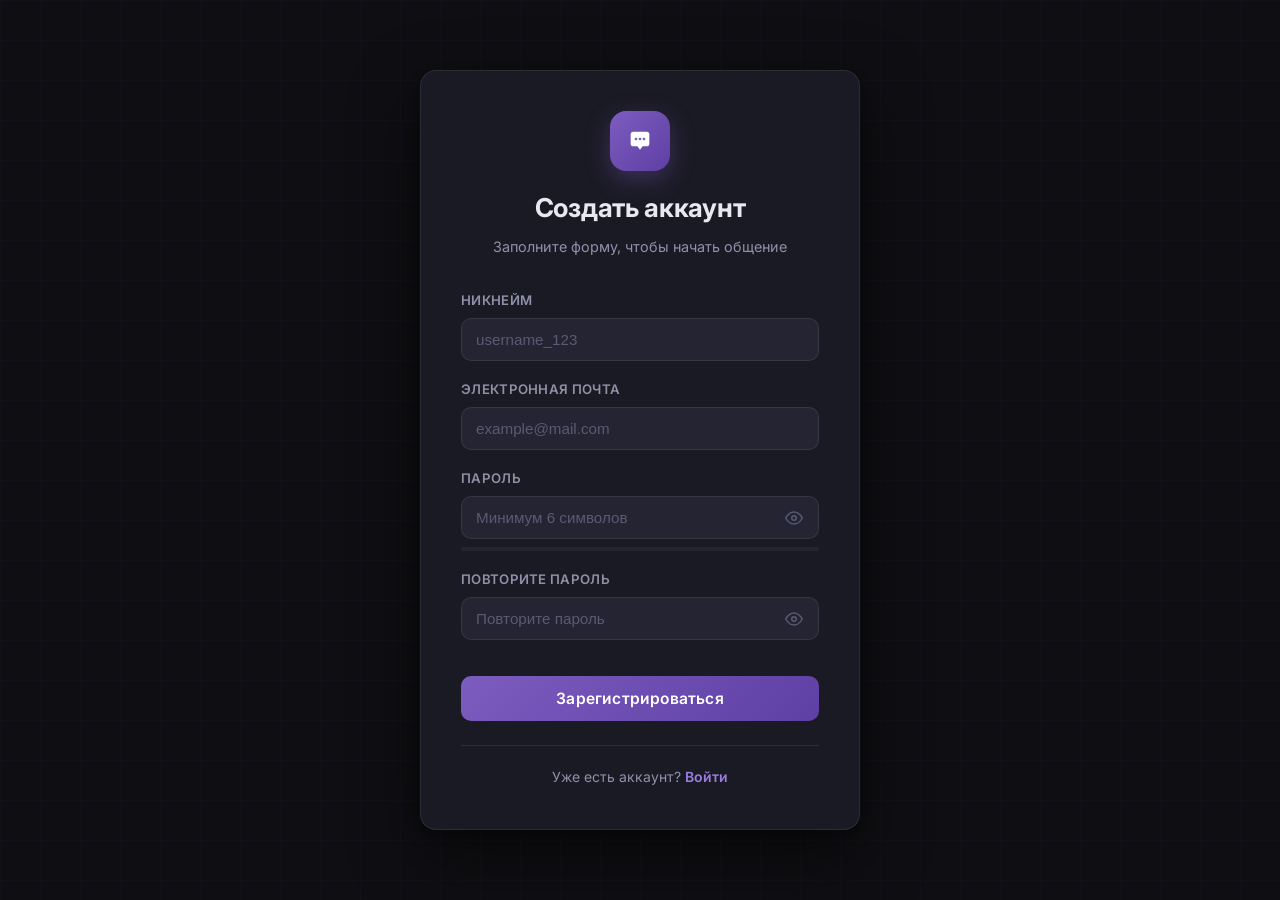
<file: frontend/verify.html>
<!doctype html>
<html lang="ru">
    <head>
        <meta charset="UTF-8" />
        <meta name="viewport" content="width=device-width, initial-scale=1.0" />
        <title>Подтверждение почты — Messenger</title>
        <link rel="preconnect" href="https://fonts.googleapis.com" />
        <link rel="preconnect" href="https://fonts.gstatic.com" crossorigin />
        <link
            href="https://fonts.googleapis.com/css2?family=Inter:ital,opsz,wght@0,14..32,400;0,14..32,500;0,14..32,600;0,14..32,700;0,14..32,800;1,14..32,400&display=swap"
            rel="stylesheet"
        />
        <link rel="stylesheet" href="css/style.css" />
        <style>
            /* Выделение email-адреса в подзаголовке */
            .email-highlight {
                color: #9b7de0;
                font-weight: 600;
                word-break: break-all;
            }

            /* Секция повторной отправки */
            .resend-section {
                text-align: center;
                margin-top: 16px;
            }

            .resend-text {
                font-size: 0.875rem;
                color: #9090a8;
                margin-bottom: 4px;
            }

            .countdown-text {
                display: block;
                font-size: 0.82rem;
                font-weight: 600;
                color: #5a5a72;
                margin-top: 4px;
                min-height: 1.2em;
            }
        </style>
    </head>
    <body>
        <div class="auth-container">
            <div class="auth-card" id="authCard">
                <!-- Заголовок страницы -->
                <div class="card-header">
                    <!-- Иконка конверта -->
                    <div class="card-logo">
                        <svg
                            width="32"
                            height="32"
                            viewBox="0 0 32 32"
                            fill="none"
                            xmlns="http://www.w3.org/2000/svg"
                            aria-hidden="true"
                        >
                            <rect
                                x="2"
                                y="6"
                                width="28"
                                height="20"
                                rx="3"
                                stroke="#fff"
                                stroke-width="2"
                                fill="none"
                            />
                            <path
                                d="M2 10l14 9 14-9"
                                stroke="#fff"
                                stroke-width="2"
                                stroke-linecap="round"
                                stroke-linejoin="round"
                            />
                        </svg>
                    </div>

                    <h1>Подтвердите почту</h1>
                    <p>
                        Введите 6-значный код, отправленный на
                        <span id="emailDisplay" class="email-highlight">…</span>
                    </p>
                </div>

                <!-- Форма ввода OTP-кода -->
                <form id="verifyForm" novalidate>
                    <!-- Шесть ячеек для цифр кода -->
                    <div class="form-group">
                        <div
                            class="code-inputs"
                            id="codeInputs"
                            role="group"
                            aria-label="Поле ввода кода подтверждения"
                        >
                            <input
                                type="text"
                                maxlength="1"
                                class="code-input"
                                inputmode="numeric"
                                pattern="[0-9]"
                                autocomplete="one-time-code"
                                aria-label="Цифра 1"
                            />
                            <input
                                type="text"
                                maxlength="1"
                                class="code-input"
                                inputmode="numeric"
                                pattern="[0-9]"
                                aria-label="Цифра 2"
                            />
                            <input
                                type="text"
                                maxlength="1"
                                class="code-input"
                                inputmode="numeric"
                                pattern="[0-9]"
                                aria-label="Цифра 3"
                            />
                            <input
                                type="text"
                                maxlength="1"
                                class="code-input"
                                inputmode="numeric"
                                pattern="[0-9]"
                                aria-label="Цифра 4"
                            />
                            <input
                                type="text"
                                maxlength="1"
                                class="code-input"
                                inputmode="numeric"
                                pattern="[0-9]"
                                aria-label="Цифра 5"
                            />
                            <input
                                type="text"
                                maxlength="1"
                                class="code-input"
                                inputmode="numeric"
                                pattern="[0-9]"
                                aria-label="Цифра 6"
                            />
                        </div>
                    </div>

                    <!-- Кнопка подтверждения -->
                    <button type="submit" class="btn-primary" id="verifyBtn">
                        <span class="btn-text">Подтвердить</span>
                        <span
                            class="spinner"
                            id="verifySpinner"
                            aria-hidden="true"
                        ></span>
                    </button>
                </form>

                <!-- Сообщение об ошибке / успехе (скрыто по умолчанию) -->
                <div
                    id="verifyMessage"
                    role="alert"
                    aria-live="polite"
                    style="display: none"
                ></div>

                <!-- Секция повторной отправки кода -->
                <div class="resend-section">
                    <p class="resend-text">
                        Не получили код?
                        <button
                            type="button"
                            id="resendBtn"
                            class="btn-link"
                            disabled
                        >
                            Отправить повторно
                        </button>
                    </p>
                    <span
                        id="resendCountdown"
                        class="countdown-text"
                        aria-live="polite"
                    ></span>
                </div>

                <!-- Ссылка «назад» и ссылка на вход -->
                <div class="card-footer">
                    <a href="register.html" class="back-link"
                        >← Вернуться к регистрации</a
                    >
                </div>
            </div>
            <!-- /.auth-card -->
        </div>
        <!-- /.auth-container -->

        <script src="js/config.js"></script>
        <script src="js/verify.js"></script>
    </body>
</html>
</file>
<file: frontend/css/admin.css>
/* ============================================================
   Messenger — Admin Dashboard Styles
   ============================================================ */

/* ── Reset & base ── */
*,
*::before,
*::after {
    box-sizing: border-box;
    margin: 0;
    padding: 0;
}

body {
    font-family:
        "Inter",
        -apple-system,
        BlinkMacSystemFont,
        "Segoe UI",
        Roboto,
        "Helvetica Neue",
        Arial,
        sans-serif;
    background: #f0f2f5;
    color: #1a1a2e;
    -webkit-font-smoothing: antialiased;
    -moz-osx-font-smoothing: grayscale;
}

/* ── Layout ── */
.admin-layout {
    display: flex;
    height: 100vh;
    overflow: hidden;
}

/* ============================================================
   Sidebar
   ============================================================ */
.admin-sidebar {
    width: 240px;
    min-width: 240px;
    background: linear-gradient(180deg, #1a1a2e 0%, #2a1a4e 100%);
    display: flex;
    flex-direction: column;
    padding: 0;
    flex-shrink: 0;
}

.admin-logo {
    display: flex;
    align-items: center;
    gap: 10px;
    padding: 20px 20px 16px;
    color: #fff;
    font-size: 18px;
    font-weight: 700;
    border-bottom: 1px solid rgba(255, 255, 255, 0.1);
    letter-spacing: -0.2px;
}

.admin-logo svg {
    flex-shrink: 0;
}

.admin-nav {
    flex: 1;
    padding: 12px 10px;
    display: flex;
    flex-direction: column;
    gap: 2px;
    overflow-y: auto;
}

.nav-item {
    display: flex;
    align-items: center;
    gap: 10px;
    padding: 10px 14px;
    border-radius: 10px;
    color: rgba(255, 255, 255, 0.65);
    font-size: 14px;
    font-weight: 500;
    text-decoration: none;
    cursor: pointer;
    transition:
        background 0.15s,
        color 0.15s;
    border: none;
    background: none;
    width: 100%;
    text-align: left;
    font-family: inherit;
    line-height: 1.4;
}

.nav-item:hover {
    background: rgba(255, 255, 255, 0.1);
    color: #fff;
}

.nav-item.active {
    background: rgba(124, 92, 191, 0.5);
    color: #fff;
}

.nav-icon {
    font-size: 16px;
    width: 20px;
    text-align: center;
    flex-shrink: 0;
}

.admin-sidebar-footer {
    padding: 12px 10px;
    border-top: 1px solid rgba(255, 255, 255, 0.1);
    display: flex;
    flex-direction: column;
    gap: 2px;
}

.logout-nav {
    color: rgba(255, 120, 120, 0.8) !important;
}

.logout-nav:hover {
    background: rgba(255, 80, 80, 0.15) !important;
    color: #ff8080 !important;
}

/* ============================================================
   Main content
   ============================================================ */
.admin-main {
    flex: 1;
    display: flex;
    flex-direction: column;
    overflow: hidden;
    min-width: 0;
}

/* ── Top bar ── */
.admin-topbar {
    background: #fff;
    padding: 16px 28px;
    display: flex;
    align-items: center;
    justify-content: space-between;
    border-bottom: 1px solid #e0e0e0;
    box-shadow: 0 1px 4px rgba(0, 0, 0, 0.05);
    flex-shrink: 0;
    gap: 16px;
}

.admin-page-title {
    font-size: 20px;
    font-weight: 700;
    color: #1a1a2e;
}

.admin-user-info {
    display: flex;
    align-items: center;
    gap: 10px;
    font-size: 14px;
    font-weight: 600;
    color: #5a5a72;
    flex-shrink: 0;
}

.avatar-initials-sm {
    width: 34px;
    height: 34px;
    border-radius: 50%;
    background: linear-gradient(135deg, #7c5cbf, #5e3fa3);
    color: #fff;
    font-size: 14px;
    font-weight: 700;
    display: flex;
    align-items: center;
    justify-content: center;
    flex-shrink: 0;
}

/* ── Section containers ── */
.admin-section {
    flex: 1;
    overflow-y: auto;
    padding: 24px 28px;
}

/* ============================================================
   Stats grid
   ============================================================ */
.stats-grid {
    display: grid;
    grid-template-columns: repeat(auto-fill, minmax(160px, 1fr));
    gap: 16px;
}

.stat-card {
    background: #fff;
    border-radius: 14px;
    padding: 20px;
    text-align: center;
    box-shadow: 0 2px 8px rgba(0, 0, 0, 0.06);
    border: 1px solid #f0f0f0;
    transition:
        transform 0.15s,
        box-shadow 0.15s;
}

.stat-card:hover {
    transform: translateY(-2px);
    box-shadow: 0 6px 20px rgba(0, 0, 0, 0.1);
}

.stat-card.online {
    border-color: #c8f0da;
    background: linear-gradient(135deg, #f0fff8, #fff);
}

.stat-icon {
    font-size: 28px;
    margin-bottom: 8px;
    line-height: 1;
}

.stat-value {
    font-size: 32px;
    font-weight: 800;
    color: #1a1a2e;
    line-height: 1;
}

.stat-label {
    font-size: 12px;
    color: #888;
    margin-top: 6px;
    font-weight: 500;
}

/* ============================================================
   Cards
   ============================================================ */
.admin-card {
    background: #fff;
    border-radius: 14px;
    padding: 20px 24px;
    box-shadow: 0 2px 8px rgba(0, 0, 0, 0.06);
    border: 1px solid #f0f0f0;
}

.admin-card-title {
    font-size: 16px;
    font-weight: 700;
    color: #1a1a2e;
    margin-bottom: 16px;
}

/* ============================================================
   Buttons
   ============================================================ */
.admin-btn {
    display: inline-flex;
    align-items: center;
    justify-content: center;
    gap: 6px;
    padding: 9px 18px;
    border-radius: 8px;
    border: none;
    background: #7c5cbf;
    color: #fff;
    font-size: 13px;
    font-weight: 600;
    cursor: pointer;
    transition:
        background 0.15s,
        transform 0.1s,
        box-shadow 0.15s;
    font-family: inherit;
    white-space: nowrap;
    text-decoration: none;
}

.admin-btn:hover {
    background: #5e3fa3;
}

.admin-btn:active {
    transform: scale(0.97);
}

.admin-btn.danger {
    background: #e05555;
}

.admin-btn.danger:hover {
    background: #c03333;
}

.admin-btn.secondary {
    background: #f1f1f5;
    color: #5a5a72;
}

.admin-btn.secondary:hover {
    background: #e0d8f5;
    color: #1a1a2e;
}

.admin-btn.small {
    padding: 5px 10px;
    font-size: 12px;
    border-radius: 6px;
}

.admin-btn.warning {
    background: #e09835;
}

.admin-btn.warning:hover {
    background: #c07820;
}

.admin-btn.success {
    background: #4caf7d;
}

.admin-btn.success:hover {
    background: #3a9060;
}

/* ============================================================
   Search input
   ============================================================ */
.admin-search-input {
    padding: 8px 14px;
    border: 1.5px solid #e0d6f5;
    border-radius: 20px;
    font-size: 13px;
    outline: none;
    width: 240px;
    transition:
        border-color 0.2s,
        box-shadow 0.2s;
    font-family: inherit;
    color: #1a1a2e;
    background: #fff;
}

.admin-search-input:focus {
    border-color: #7c5cbf;
    box-shadow: 0 0 0 3px rgba(124, 92, 191, 0.15);
}

.admin-search-input::placeholder {
    color: #aaa;
}

/* ============================================================
   Table
   ============================================================ */
.table-wrapper {
    overflow-x: auto;
    border-radius: 8px;
}

.admin-table {
    width: 100%;
    border-collapse: collapse;
    font-size: 13px;
    min-width: 700px;
}

.admin-table th {
    background: #f8f5ff;
    color: #5a5a72;
    font-weight: 600;
    padding: 10px 12px;
    text-align: left;
    border-bottom: 2px solid #e8e0f5;
    white-space: nowrap;
    user-select: none;
}

.admin-table th:first-child {
    border-radius: 8px 0 0 0;
}

.admin-table th:last-child {
    border-radius: 0 8px 0 0;
}

.admin-table td {
    padding: 10px 12px;
    border-bottom: 1px solid #f0f0f0;
    vertical-align: middle;
    color: #2a2a3e;
}

.admin-table tr:hover td {
    background: #faf8ff;
}

.admin-table tr:last-child td {
    border-bottom: none;
}

/* ── Badges ── */
.badge {
    display: inline-flex;
    align-items: center;
    padding: 2px 8px;
    border-radius: 20px;
    font-size: 11px;
    font-weight: 600;
    white-space: nowrap;
    line-height: 1.6;
}

.badge.verified {
    background: #c8f0da;
    color: #2d7a4a;
}

.badge.unverified {
    background: #f5f5f5;
    color: #888;
}

.badge.admin {
    background: #e8d5ff;
    color: #6030a0;
}

.badge.banned {
    background: #ffd5d5;
    color: #c03333;
}

.badge.online {
    background: #c8f0da;
    color: #2d7a4a;
}

/* ── User cell ── */
.user-cell {
    display: flex;
    align-items: center;
    gap: 8px;
}

.user-cell-avatar {
    width: 32px;
    height: 32px;
    border-radius: 50%;
    background: linear-gradient(135deg, #7c5cbf, #5e3fa3);
    color: #fff;
    font-size: 13px;
    font-weight: 700;
    display: flex;
    align-items: center;
    justify-content: center;
    flex-shrink: 0;
    overflow: hidden;
}

.user-cell-avatar img {
    width: 100%;
    height: 100%;
    object-fit: cover;
    border-radius: 50%;
}

.user-cell-name {
    font-weight: 600;
    color: #1a1a2e;
    white-space: nowrap;
}

.actions-cell {
    display: flex;
    gap: 4px;
    flex-wrap: wrap;
    align-items: center;
}

/* ============================================================
   Pagination
   ============================================================ */
.table-pagination {
    display: flex;
    align-items: center;
    justify-content: center;
    gap: 6px;
    padding: 16px 0 4px;
    flex-wrap: wrap;
}

.page-btn {
    width: 32px;
    height: 32px;
    border-radius: 8px;
    border: 1px solid #e0d6f5;
    background: #fff;
    cursor: pointer;
    font-size: 13px;
    font-weight: 500;
    color: #5a5a72;
    display: flex;
    align-items: center;
    justify-content: center;
    transition:
        background 0.15s,
        border-color 0.15s,
        color 0.15s;
    font-family: inherit;
}

.page-btn:hover {
    background: #f0ecf9;
    border-color: #7c5cbf;
    color: #7c5cbf;
}

.page-btn.active {
    background: #7c5cbf;
    color: #fff;
    border-color: #7c5cbf;
}

.page-btn:disabled {
    opacity: 0.4;
    cursor: not-allowed;
    pointer-events: none;
}

/* ============================================================
   Modal overlay (shared, used in admin for confirm dialog)
   ============================================================ */
.modal-overlay {
    position: fixed;
    inset: 0;
    background: rgba(0, 0, 0, 0.5);
    display: none;
    align-items: center;
    justify-content: center;
    z-index: 1000;
}

.modal-overlay.open {
    display: flex;
}

.modal {
    background: #fff;
    border-radius: 16px;
    padding: 28px;
    width: 90%;
    max-width: 480px;
    box-shadow: 0 20px 60px rgba(0, 0, 0, 0.3);
    position: relative;
    animation: modalFadeIn 0.2s ease;
}

@keyframes modalFadeIn {
    from {
        opacity: 0;
        transform: scale(0.95) translateY(-8px);
    }
    to {
        opacity: 1;
        transform: scale(1) translateY(0);
    }
}

/* ============================================================
   Scrollbar styling
   ============================================================ */
::-webkit-scrollbar {
    width: 4px;
    height: 4px;
}

::-webkit-scrollbar-track {
    background: transparent;
}

::-webkit-scrollbar-thumb {
    background: #d0c8e8;
    border-radius: 2px;
}

::-webkit-scrollbar-thumb:hover {
    background: #b8a8d8;
}

* {
    scrollbar-width: thin;
    scrollbar-color: #d0c8e8 transparent;
}

/* ============================================================
   Responsive
   ============================================================ */
@media (max-width: 900px) {
    .admin-sidebar {
        width: 200px;
        min-width: 200px;
    }

    .admin-section {
        padding: 16px;
    }

    .admin-topbar {
        padding: 12px 16px;
    }

    .stats-grid {
        grid-template-columns: repeat(auto-fill, minmax(130px, 1fr));
        gap: 12px;
    }
}

@media (max-width: 640px) {
    .admin-layout {
        flex-direction: column;
    }

    .admin-sidebar {
        width: 100%;
        min-width: unset;
        height: auto;
        flex-direction: row;
        flex-wrap: wrap;
    }

    .admin-logo {
        padding: 12px 16px;
        flex: 1;
    }

    .admin-nav {
        flex-direction: row;
        flex-wrap: wrap;
        padding: 8px;
        gap: 4px;
    }

    .admin-sidebar-footer {
        flex-direction: row;
        padding: 8px;
        border-top: none;
        border-left: 1px solid rgba(255, 255, 255, 0.1);
    }

    .nav-item {
        padding: 7px 10px;
        font-size: 12px;
    }

    .admin-main {
        overflow-y: auto;
    }

    .admin-section {
        overflow: visible;
        padding: 12px;
    }

    .admin-search-input {
        width: 100%;
    }
}
</file>
<file: frontend/css/chat.css>
/* ============================================================
   Messenger — Chat Interface Styles
   ============================================================ */

/* ── Reset & base ── */
*,
*::before,
*::after {
    box-sizing: border-box;
    margin: 0;
    padding: 0;
}

html,
body {
    height: 100%;
}

body {
    font-family:
        "Inter",
        -apple-system,
        BlinkMacSystemFont,
        "Segoe UI",
        Roboto,
        "Helvetica Neue",
        Arial,
        sans-serif;
    background: #f0f2f5;
    color: #1a1a2e;
    -webkit-font-smoothing: antialiased;
    -moz-osx-font-smoothing: grayscale;
    display: flex;
    height: 100vh;
    overflow: hidden;
}

/* ============================================================
   Dark theme (toggle via body.dark)
   ============================================================ */
body.dark {
    background: radial-gradient(1200px 800px at 20% 10%, rgba(155, 125, 224, 0.25), transparent 60%),
        radial-gradient(900px 700px at 85% 15%, rgba(124, 92, 191, 0.22), transparent 55%),
        radial-gradient(1100px 900px at 60% 95%, rgba(94, 63, 163, 0.26), transparent 55%),
        linear-gradient(160deg, #0b0714 0%, #120a22 35%, #0d0b18 100%);
    color: #f2f2f7;
}

body.dark .sidebar,
body.dark .chat-header,
body.dark .message-input-area,
body.dark .modal {
    background: rgba(21, 14, 34, 0.92);
    color: #f2f2f7;
}

body.dark .sidebar {
    border-right-color: rgba(255, 255, 255, 0.08);
}

body.dark .chat-area {
    background: #0f101a;
}

body.dark .messages-area {
    background-color: rgba(16, 10, 32, 0.92);
    background-image:
        radial-gradient(circle, rgba(124, 92, 191, 0.22) 1.5px, transparent 1.5px),
        radial-gradient(ellipse at 15% 85%, rgba(155, 125, 224, 0.12) 0%, transparent 55%),
        radial-gradient(ellipse at 85% 10%, rgba(94, 63, 163, 0.10) 0%, transparent 50%);
}

body.dark .search-input,
body.dark .message-input-wrapper,
body.dark .modal-input {
    background: rgba(255, 255, 255, 0.06);
    color: #f2f2f7;
    border-color: rgba(255, 255, 255, 0.12);
}

body.dark .search-input::placeholder,
body.dark .message-input::placeholder,
body.dark .modal-input::placeholder {
    color: rgba(255, 255, 255, 0.45);
}

body.dark .conv-item:hover {
    background: rgba(255, 255, 255, 0.04);
}

body.dark .conv-item.active {
    background: rgba(124, 92, 191, 0.18);
}

body.dark .conv-name,
body.dark .my-username,
body.dark .chat-partner-name,
body.dark .modal-title,
body.dark .form-group label {
    color: #f2f2f7;
}

body.dark .conv-last-msg,
body.dark .chat-partner-status,
body.dark .conv-time {
    color: rgba(255, 255, 255, 0.55);
}

body.dark .bubble.other {
    background: rgba(255, 255, 255, 0.07);
    color: #f2f2f7;
    box-shadow: none;
}

body.dark .modal-overlay {
    background: rgba(0, 0, 0, 0.65);
}

/* ============================================================
   Group members list
   ============================================================ */

.group-member-row {
    display: flex;
    align-items: center;
    gap: 10px;
    padding: 10px 12px;
    border: 1px solid rgba(0, 0, 0, 0.06);
    border-radius: 12px;
    background: #fff;
}

.group-member-avatar {
    flex-shrink: 0;
}

.group-member-info {
    flex: 1;
    min-width: 0;
    overflow: hidden;
}

.group-member-name {
    font-weight: 700;
    font-size: 14px;
    white-space: nowrap;
    overflow: hidden;
    text-overflow: ellipsis;
}

.group-member-tag {
    font-size: 12px;
    color: #888;
}

.group-member-role {
    font-size: 12px;
    color: #aaa;
    font-weight: 600;
    flex-shrink: 0;
    text-transform: lowercase;
}

.group-member-role.owner {
    color: #7c5cbf;
}

body.dark .group-member-row {
    background: rgba(255, 255, 255, 0.06);
    border-color: rgba(255, 255, 255, 0.10);
}

body.dark .group-member-tag {
    color: rgba(255, 255, 255, 0.55);
}

body.dark .group-member-role {
    color: rgba(255, 255, 255, 0.45);
}

body.dark .group-member-role.owner {
    color: #b79cff;
}

body.dark .bubble.other .msg-time {
    color: rgba(255, 255, 255, 0.55);
}

body.dark .icon-btn:hover,
body.dark .new-chat-btn:hover,
body.dark .back-btn:hover {
    background: rgba(124, 92, 191, 0.16);
}

/* ============================================================
   App Layout
   ============================================================ */
.app-layout {
    display: flex;
    width: 100%;
    height: 100vh;
    overflow: hidden;
}

/* ============================================================
   Sidebar
   ============================================================ */
.sidebar {
    width: 340px;
    min-width: 340px;
    background: #fff;
    display: flex;
    flex-direction: column;
    border-right: 1px solid #e0e0e0;
    position: relative;
    flex-shrink: 0;
    overflow: hidden;
}

/* ── Sidebar header ── */
.sidebar-header {
    display: flex;
    align-items: center;
    padding: 12px 16px;
    background: #fff;
    border-bottom: 1px solid #f0f0f0;
    gap: 10px;
    flex-shrink: 0;
}

.my-avatar-btn {
    display: flex;
    align-items: center;
    gap: 10px;
    flex: 1;
    cursor: pointer;
    padding: 4px 8px;
    border-radius: 8px;
    transition: background 0.15s;
    min-width: 0;
    background: none;
    border: none;
    font-family: inherit;
    text-align: left;
}

.my-avatar-btn:hover {
    background: #f5f5f5;
}

.my-avatar {
    width: 40px;
    height: 40px;
    border-radius: 50%;
    object-fit: cover;
    background: #7c5cbf;
    display: flex;
    align-items: center;
    justify-content: center;
    flex-shrink: 0;
}

.avatar-initials {
    width: 40px;
    height: 40px;
    border-radius: 50%;
    background: linear-gradient(135deg, #7c5cbf, #5e3fa3);
    color: #fff;
    display: flex;
    align-items: center;
    justify-content: center;
    font-weight: 700;
    font-size: 16px;
    flex-shrink: 0;
    user-select: none;
}

.my-username {
    font-weight: 600;
    font-size: 15px;
    color: #1a1a2e;
    white-space: nowrap;
    overflow: hidden;
    text-overflow: ellipsis;
    flex: 1;
}

.new-chat-btn {
    width: 36px;
    height: 36px;
    border-radius: 50%;
    border: none;
    background: transparent;
    cursor: pointer;
    display: flex;
    align-items: center;
    justify-content: center;
    color: #7c5cbf;
    font-size: 20px;
    transition: background 0.15s;
    flex-shrink: 0;
}

.new-chat-btn:hover {
    background: #f0ecf9;
}

/* ── Search box ── */
.search-box {
    padding: 8px 12px;
    border-bottom: 1px solid #f0f0f0;
    flex-shrink: 0;
    position: relative;
}

.search-input {
    width: 100%;
    padding: 8px 12px;
    border: none;
    background: #f1f3f4;
    border-radius: 20px;
    outline: none;
    font-size: 14px;
    color: #333;
    font-family: inherit;
    transition: background 0.15s;
}

.search-input:focus {
    background: #e8eaed;
}

.search-input::placeholder {
    color: #aaa;
}

/* ── Conversations list ── */
.conversations-list {
    flex: 1;
    overflow-y: auto;
    scrollbar-width: thin;
}

/* ── Conversation item ── */
.conv-item {
    display: flex;
    align-items: center;
    padding: 10px 16px;
    gap: 12px;
    cursor: pointer;
    border-bottom: 1px solid #f8f8f8;
    transition: background 0.1s;
    position: relative;
}

.conv-item:hover {
    background: #f8f8ff;
}

.conv-item.active {
    background: #ede8f7;
}

.conv-avatar-wrap {
    position: relative;
    flex-shrink: 0;
}

.conv-avatar {
    width: 48px;
    height: 48px;
    border-radius: 50%;
    background: linear-gradient(135deg, #7c5cbf, #5e3fa3);
    color: #fff;
    display: flex;
    align-items: center;
    justify-content: center;
    font-weight: 700;
    font-size: 18px;
    flex-shrink: 0;
    user-select: none;
}

.conv-info {
    flex: 1;
    min-width: 0;
}

.conv-name {
    font-weight: 600;
    font-size: 14px;
    color: #1a1a2e;
    white-space: nowrap;
    overflow: hidden;
    text-overflow: ellipsis;
}

.conv-last-msg {
    font-size: 13px;
    color: #888;
    white-space: nowrap;
    overflow: hidden;
    text-overflow: ellipsis;
    margin-top: 2px;
}

.conv-meta {
    display: flex;
    flex-direction: column;
    align-items: flex-end;
    gap: 4px;
    flex-shrink: 0;
}

.conv-time {
    font-size: 11px;
    color: #aaa;
    white-space: nowrap;
}

.unread-badge {
    background: #7c5cbf;
    color: #fff;
    border-radius: 50%;
    min-width: 20px;
    height: 20px;
    font-size: 11px;
    display: flex;
    align-items: center;
    justify-content: center;
    font-weight: 700;
    padding: 0 4px;
}

/* ── Online indicator dot ── */
.online-dot {
    width: 10px;
    height: 10px;
    border-radius: 50%;
    background: #4caf7d;
    border: 2px solid #fff;
    position: absolute;
    bottom: 0;
    right: 0;
}

/* ============================================================
   Chat Area
   ============================================================ */
.chat-area {
    flex: 1;
    display: flex;
    flex-direction: column;
    background: #e8e8f5;
    position: relative;
    overflow: hidden;
    min-width: 0;
}

/* ── Welcome placeholder ── */
.chat-placeholder {
    flex: 1;
    display: flex;
    flex-direction: column;
    align-items: center;
    justify-content: center;
    color: #aaa;
    gap: 12px;
    padding: 24px;
}

.chat-placeholder svg {
    opacity: 0.3;
}

.chat-placeholder p {
    font-size: 16px;
    font-weight: 500;
    color: #9090a8;
    text-align: center;
}

/* ── Chat main (conversation selected) ── */
.chat-main {
    display: flex;
    flex-direction: column;
    height: 100%;
    overflow: hidden;
}

/* ── Chat header ── */
.chat-header {
    background: #fff;
    padding: 12px 20px;
    display: flex;
    align-items: center;
    gap: 12px;
    border-bottom: 1px solid #e0e0e0;
    box-shadow: 0 1px 3px rgba(0, 0, 0, 0.05);
    flex-shrink: 0;
    z-index: 10;
}

.chat-partner-info {
    flex: 1;
    min-width: 0;
}

.chat-partner-name {
    font-weight: 700;
    font-size: 16px;
    color: #1a1a2e;
    white-space: nowrap;
    overflow: hidden;
    text-overflow: ellipsis;
}

.chat-partner-status {
    font-size: 12px;
    color: #888;
    margin-top: 1px;
}

.chat-partner-status.online {
    color: #4caf7d;
}

.chat-header-actions {
    display: flex;
    gap: 8px;
    align-items: center;
    flex-shrink: 0;
}

.icon-btn {
    width: 36px;
    height: 36px;
    border-radius: 50%;
    border: none;
    background: transparent;
    cursor: pointer;
    display: flex;
    align-items: center;
    justify-content: center;
    color: #7c5cbf;
    transition: background 0.15s;
    flex-shrink: 0;
}

.icon-btn:hover {
    background: #f0ecf9;
}

/* ── Typing indicator ── */
.typing-indicator {
    font-size: 12px;
    color: #7c5cbf;
    padding: 2px 20px 4px;
    font-style: italic;
    flex-shrink: 0;
    min-height: 0;
    max-height: 0;
    opacity: 0;
    overflow: hidden;
    transition: opacity 0.2s ease, max-height 0.2s ease, min-height 0.2s ease;
}

.typing-indicator.visible {
    min-height: 20px;
    max-height: 30px;
    opacity: 1;
}

.typing-indicator::after {
    content: '';
    display: inline-block;
    width: 4px;
    height: 4px;
    border-radius: 50%;
    background: #7c5cbf;
    margin-left: 4px;
    vertical-align: middle;
    animation: typingPulse 1.2s ease-in-out infinite;
}

@keyframes typingPulse {
    0%, 60%, 100% { opacity: 0.3; transform: scale(0.8); }
    30% { opacity: 1; transform: scale(1.1); }
}

/* ── Messages area (with wallpaper) ── */
.messages-area {
    flex: 1;
    overflow-y: auto;
    padding: 16px 20px;
    display: flex;
    flex-direction: column;
    gap: 4px;
    scroll-behavior: smooth;
    scrollbar-width: thin;

    /* Dot-grid wallpaper */
    background-color: #ede9f7;
    background-image:
        radial-gradient(
            circle,
            rgba(124, 92, 191, 0.18) 1.5px,
            transparent 1.5px
        ),
        radial-gradient(
            ellipse at 15% 85%,
            rgba(155, 125, 224, 0.1) 0%,
            transparent 55%
        ),
        radial-gradient(
            ellipse at 85% 10%,
            rgba(94, 63, 163, 0.08) 0%,
            transparent 50%
        );
    background-size:
        22px 22px,
        100% 100%,
        100% 100%;
    background-attachment: local, scroll, scroll;
}

/* ============================================================
   Message Bubbles
   ============================================================ */
.message-row {
    display: flex;
    margin-bottom: 2px;
    align-items: flex-end;
}

.message-row.own {
    justify-content: flex-end;
}

.message-row.other {
    justify-content: flex-start;
}

.bubble {
    max-width: 65%;
    padding: 8px 12px;
    border-radius: 16px;
    font-size: 14px;
    line-height: 1.5;
    position: relative;
    word-break: break-word;
    overflow-wrap: break-word;
}

.bubble.own {
    background: linear-gradient(135deg, #7c5cbf, #5e3fa3);
    color: #fff;
    border-bottom-right-radius: 4px;
}

.bubble.other {
    background: #fff;
    color: #1a1a2e;
    border-bottom-left-radius: 4px;
    box-shadow: 0 1px 2px rgba(0, 0, 0, 0.1);
}

.bubble .msg-time {
    font-size: 10px;
    opacity: 0.7;
    display: block;
    text-align: right;
    margin-top: 3px;
    user-select: none;
}

.bubble.own .msg-time {
    color: rgba(255, 255, 255, 0.8);
}

.bubble.other .msg-time {
    color: #aaa;
}

.bubble .msg-edited {
    font-size: 10px;
    font-style: italic;
    opacity: 0.6;
    margin-right: 4px;
}

/* ── Message status ticks ── */
.msg-status {
    font-size: 12px;
    margin-left: 3px;
    opacity: 0.85;
    user-select: none;
}

/* ── Message with image ── */
.msg-image {
    max-width: 100%;
    border-radius: 8px;
    display: block;
    cursor: pointer;
    max-height: 300px;
    object-fit: cover;
}

.msg-image + .msg-time {
    margin-top: 4px;
}

/* ── File attachment ── */
.msg-file {
    display: flex;
    align-items: center;
    gap: 8px;
    padding: 4px 0;
    text-decoration: none;
    color: inherit;
}

.msg-file-icon {
    font-size: 24px;
    flex-shrink: 0;
}

.msg-file-info {
    min-width: 0;
}

.msg-file-name {
    font-size: 13px;
    font-weight: 500;
    white-space: nowrap;
    overflow: hidden;
    text-overflow: ellipsis;
    max-width: 180px;
}

.msg-file-size {
    font-size: 11px;
    opacity: 0.7;
    margin-top: 1px;
}

/* ── Message action buttons (on hover) ── */
/*
 * Buttons are an OVERLAY inside the bubble — no gap to cross,
 * so hover never breaks. opacity transition gives a small grace
 * period. .msg-actions:hover keeps them alive while you click.
 */
.msg-actions {
    display: flex; /* always flex */
    opacity: 0;
    pointer-events: none;
    position: absolute;
    bottom: 26px; /* sits just above the timestamp row */
    right: 6px;
    gap: 5px;
    z-index: 10;
    transition:
        opacity 0.18s ease,
        transform 0.18s ease;
    transform: translateY(4px);
}

/* For other-user bubbles the actions appear on the right side too */
.bubble.other .msg-actions {
    right: 6px;
    left: auto;
}

/* Show on bubble hover — AND keep visible while hovering actions */
.bubble:hover .msg-actions,
.msg-actions:hover {
    opacity: 1;
    pointer-events: auto;
    transform: translateY(0);
}

.msg-action-btn {
    width: 26px;
    height: 26px;
    border-radius: 50%;
    border: none;
    /* Frosted-glass look works on both light and dark bubbles */
    background: rgba(255, 255, 255, 0.82);
    backdrop-filter: blur(6px);
    -webkit-backdrop-filter: blur(6px);
    box-shadow: 0 1px 5px rgba(0, 0, 0, 0.18);
    cursor: pointer;
    display: flex;
    align-items: center;
    justify-content: center;
    font-size: 12px;
    transition:
        background 0.13s,
        transform 0.1s,
        box-shadow 0.13s;
    color: #444;
    flex-shrink: 0;
}

/* On own (purple) bubbles — slightly more opaque so icons stay readable */
.bubble.own .msg-action-btn {
    background: rgba(255, 255, 255, 0.22);
    color: #fff;
    box-shadow: 0 1px 5px rgba(0, 0, 0, 0.28);
}

.bubble.own .msg-action-btn:hover {
    background: rgba(255, 255, 255, 0.4);
    transform: scale(1.12);
}

.msg-action-btn:hover {
    background: #f5f0ff;
    box-shadow: 0 2px 8px rgba(0, 0, 0, 0.2);
    color: #7c5cbf;
}

/* ── Date separator ── */
.date-separator {
    text-align: center;
    margin: 12px 0;
    user-select: none;
}

.date-separator span {
    background: rgba(0, 0, 0, 0.15);
    color: #fff;
    border-radius: 12px;
    padding: 3px 10px;
    font-size: 12px;
    font-weight: 500;
}

/* ============================================================
   Input Area
   ============================================================ */
.message-input-area {
    background: #fff;
    padding: 12px 16px;
    display: flex;
    align-items: flex-end;
    gap: 8px;
    border-top: 1px solid #e0e0e0;
    flex-shrink: 0;
}

.attach-btn {
    /* inherits .icon-btn */
    flex-shrink: 0;
}

.message-input-wrapper {
    flex: 1;
    background: #f1f3f4;
    border-radius: 20px;
    padding: 8px 16px;
    display: flex;
    align-items: center;
    min-height: 40px;
    transition: background 0.15s;
}

.message-input-wrapper:focus-within {
    background: #e8eaed;
}

.message-input {
    flex: 1;
    border: none;
    background: transparent;
    outline: none;
    font-size: 15px;
    color: #1a1a2e;
    resize: none;
    max-height: 120px;
    line-height: 1.4;
    font-family: inherit;
    overflow-y: auto;
    scrollbar-width: thin;
}

.message-input::placeholder {
    color: #aaa;
}

.send-btn {
    width: 42px;
    height: 42px;
    border-radius: 50%;
    background: linear-gradient(135deg, #7c5cbf, #5e3fa3);
    border: none;
    cursor: pointer;
    display: flex;
    align-items: center;
    justify-content: center;
    color: #fff;
    box-shadow: 0 2px 8px rgba(124, 92, 191, 0.4);
    transition:
        transform 0.2s,
        box-shadow 0.2s,
        background 0.2s;
    flex-shrink: 0;
}

.send-btn:hover {
    transform: scale(1.05);
    box-shadow: 0 4px 12px rgba(124, 92, 191, 0.5);
}

.send-btn:active {
    transform: scale(0.97);
}

.send-btn:disabled {
    opacity: 0.5;
    cursor: not-allowed;
    transform: none;
    box-shadow: none;
}

/* ── Media preview bar (before sending) ── */
.media-preview-bar {
    display: none;
    background: #f8f5ff;
    border-top: 1px solid #e8e0f5;
    padding: 8px 16px;
    align-items: center;
    gap: 10px;
    flex-shrink: 0;
}

.media-preview-bar.visible {
    display: flex;
}

.media-preview-thumb {
    width: 48px;
    height: 48px;
    border-radius: 8px;
    object-fit: cover;
    background: #e0d6f5;
    flex-shrink: 0;
}

.media-preview-name {
    flex: 1;
    font-size: 13px;
    color: #333;
    white-space: nowrap;
    overflow: hidden;
    text-overflow: ellipsis;
    min-width: 0;
}

.media-preview-remove {
    background: none;
    border: none;
    cursor: pointer;
    color: #e05555;
    font-size: 18px;
    padding: 4px;
    line-height: 1;
    transition: color 0.15s;
    flex-shrink: 0;
}

.media-preview-remove:hover {
    color: #c03333;
}

/* ── Edit mode indicator ── */
.edit-indicator {
    display: none;
    background: #f0ecf9;
    border-top: 2px solid #7c5cbf;
    padding: 6px 16px;
    font-size: 12px;
    color: #7c5cbf;
    font-weight: 600;
    align-items: center;
    gap: 8px;
    flex-shrink: 0;
}

.edit-indicator.visible {
    display: flex;
}

.edit-indicator-cancel {
    background: none;
    border: none;
    cursor: pointer;
    color: #e05555;
    font-size: 16px;
    padding: 0 4px;
    margin-left: auto;
    line-height: 1;
}

.edit-indicator-cancel:hover {
    color: #c03333;
}

/* ============================================================
   Search Results Panel
   ============================================================ */
.search-results {
    position: absolute;
    top: 60px;
    left: 0;
    right: 0;
    background: #fff;
    z-index: 100;
    box-shadow: 0 4px 20px rgba(0, 0, 0, 0.1);
    border-radius: 0 0 12px 12px;
    max-height: 300px;
    overflow-y: auto;
    scrollbar-width: thin;
}

.search-result-item {
    display: flex;
    align-items: center;
    padding: 10px 16px;
    gap: 12px;
    cursor: pointer;
    transition: background 0.1s;
    border-bottom: 1px solid #f8f8f8;
}

.search-result-item:last-child {
    border-bottom: none;
}

.search-result-item:hover {
    background: #f8f8ff;
}

.search-result-info {
    min-width: 0;
    flex: 1;
}

.search-result-name {
    font-weight: 600;
    font-size: 14px;
    color: #1a1a2e;
    white-space: nowrap;
    overflow: hidden;
    text-overflow: ellipsis;
}

.search-result-tag {
    font-size: 12px;
    color: #7c5cbf;
    margin-top: 1px;
}

.search-no-results {
    padding: 20px 16px;
    text-align: center;
    color: #aaa;
    font-size: 14px;
}

/* ============================================================
   Modals
   ============================================================ */
.modal-overlay {
    position: fixed;
    inset: 0;
    background: rgba(0, 0, 0, 0.5);
    display: none;
    align-items: center;
    justify-content: center;
    z-index: 1000;
    padding: 16px;
}

.modal-overlay.open {
    display: flex;
}

.modal {
    background: #fff;
    border-radius: 16px;
    padding: 28px;
    width: 90%;
    max-width: 480px;
    box-shadow: 0 20px 60px rgba(0, 0, 0, 0.3);
    position: relative;
    max-height: 90vh;
    overflow-y: auto;
    animation: modalFadeIn 0.2s ease;
}

@keyframes modalFadeIn {
    from {
        opacity: 0;
        transform: scale(0.95) translateY(-8px);
    }
    to {
        opacity: 1;
        transform: scale(1) translateY(0);
    }
}

.modal-title {
    font-size: 20px;
    font-weight: 700;
    color: #1a1a2e;
    margin-bottom: 20px;
}

.modal-close {
    position: absolute;
    top: 16px;
    right: 16px;
    background: none;
    border: none;
    cursor: pointer;
    font-size: 22px;
    color: #aaa;
    line-height: 1;
    transition: color 0.15s;
    padding: 4px;
}

.modal-close:hover {
    color: #333;
}

/* ── Profile modal ── */
.profile-avatar-section {
    text-align: center;
    margin-bottom: 24px;
}

.profile-avatar-large {
    width: 80px;
    height: 80px;
    border-radius: 50%;
    object-fit: cover;
    margin: 0 auto 10px;
    display: block;
    cursor: pointer;
    border: 3px solid #7c5cbf;
}

.avatar-large-initials {
    width: 80px;
    height: 80px;
    border-radius: 50%;
    background: linear-gradient(135deg, #7c5cbf, #5e3fa3);
    color: #fff;
    font-size: 32px;
    font-weight: 700;
    display: flex;
    align-items: center;
    justify-content: center;
    margin: 0 auto 10px;
    cursor: pointer;
    border: 3px solid #7c5cbf;
    user-select: none;
    transition: opacity 0.15s;
}

.avatar-large-initials:hover {
    opacity: 0.85;
}

.change-avatar-hint {
    font-size: 12px;
    color: #7c5cbf;
    cursor: pointer;
    font-weight: 500;
    transition: color 0.15s;
}

.change-avatar-hint:hover {
    color: #5e3fa3;
}

/* ── Modal form elements ── */
.modal-input {
    width: 100%;
    padding: 10px 14px;
    border: 1.5px solid #e0d6f5;
    border-radius: 10px;
    font-size: 14px;
    color: #1a1a2e;
    outline: none;
    background: #faf8ff;
    transition:
        border-color 0.2s,
        box-shadow 0.2s;
    box-sizing: border-box;
    font-family: inherit;
}

.modal-input:focus {
    border-color: #7c5cbf;
    box-shadow: 0 0 0 3px rgba(124, 92, 191, 0.15);
}

.modal-input::placeholder {
    color: #bbb;
}

textarea.modal-input {
    resize: vertical;
    line-height: 1.5;
    min-height: 72px;
}

.form-group {
    display: flex;
    flex-direction: column;
    gap: 6px;
}

.form-group label {
    font-size: 13px;
    font-weight: 600;
    color: #5a5a72;
}

.modal-btn {
    width: 100%;
    padding: 12px;
    border-radius: 10px;
    font-size: 15px;
    font-weight: 600;
    cursor: pointer;
    border: none;
    transition: all 0.2s;
    font-family: inherit;
}

.btn-primary.modal-btn {
    background: linear-gradient(135deg, #7c5cbf, #5e3fa3);
    color: #fff;
}

.btn-primary.modal-btn:hover {
    background: linear-gradient(135deg, #9b7de0, #7c5cbf);
    transform: translateY(-1px);
    box-shadow: 0 4px 16px rgba(124, 92, 191, 0.35);
}

.btn-primary.modal-btn:active {
    transform: translateY(0);
    box-shadow: none;
}

.btn-secondary.modal-btn {
    background: #f1f1f5;
    color: #5a5a72;
    margin-top: 4px;
}

.btn-secondary.modal-btn:hover {
    background: #e8e0f5;
    color: #1a1a2e;
}

/* ── View profile modal ── */
.view-profile-avatar-wrap {
    display: flex;
    justify-content: center;
    margin-bottom: 12px;
}

.telegram-profile-modal {
    padding-top: 0;
    overflow: hidden;
}

.telegram-profile-header {
    margin: -28px -28px 0;
    padding: 28px 24px 20px;
    text-align: center;
    background: linear-gradient(160deg, #7c5cbf, #4f8dcf);
    color: #fff;
}

.telegram-profile-header #viewProfileAvatar {
    margin: 0 auto 12px;
    border-color: rgba(255, 255, 255, 0.75);
    background: rgba(255, 255, 255, 0.2);
}

.telegram-profile-header #viewProfileName {
    font-size: 22px;
    font-weight: 700;
    margin: 0;
}

.telegram-profile-header #viewProfileTag {
    margin-top: 4px;
    font-size: 14px;
    opacity: 0.92;
}

.telegram-profile-body {
    margin: 14px 0 20px;
    display: flex;
    flex-direction: column;
    gap: 10px;
}

.telegram-profile-row {
    background: #f7f8fc;
    border: 1px solid #eceff6;
    border-radius: 12px;
    padding: 10px 12px;
}

.telegram-profile-row .label {
    display: block;
    font-size: 11px;
    text-transform: uppercase;
    letter-spacing: 0.03em;
    color: #8b8fa1;
    margin-bottom: 4px;
}

.telegram-profile-row p {
    font-size: 14px;
    color: #1a1a2e;
    margin: 0;
    line-height: 1.45;
}

/* ============================================================
   Image lightbox
   ============================================================ */
.lightbox-overlay {
    position: fixed;
    inset: 0;
    background: rgba(0, 0, 0, 0.9);
    display: none;
    align-items: center;
    justify-content: center;
    z-index: 2000;
    cursor: zoom-out;
}

.lightbox-overlay.open {
    display: flex;
}

.lightbox-img {
    max-width: 90vw;
    max-height: 90vh;
    border-radius: 8px;
    object-fit: contain;
    box-shadow: 0 8px 40px rgba(0, 0, 0, 0.6);
}

.lightbox-close {
    position: absolute;
    top: 20px;
    right: 20px;
    background: rgba(255, 255, 255, 0.15);
    border: none;
    cursor: pointer;
    font-size: 24px;
    color: #fff;
    width: 40px;
    height: 40px;
    border-radius: 50%;
    display: flex;
    align-items: center;
    justify-content: center;
    transition: background 0.15s;
}

.lightbox-close:hover {
    background: rgba(255, 255, 255, 0.3);
}

/* ============================================================
   Notification / Toast
   ============================================================ */
.toast-container {
    position: fixed;
    top: 20px;
    right: 20px;
    z-index: 3000;
    display: flex;
    flex-direction: column;
    gap: 8px;
    pointer-events: none;
}

.toast {
    background: #1a1a2e;
    color: #fff;
    padding: 10px 16px;
    border-radius: 10px;
    font-size: 13px;
    font-weight: 500;
    box-shadow: 0 4px 16px rgba(0, 0, 0, 0.25);
    animation: toastIn 0.25s ease;
    pointer-events: auto;
    max-width: 280px;
    line-height: 1.4;
}

.toast.success {
    background: #2d7a4a;
}

.toast.error {
    background: #c03333;
}

@keyframes toastIn {
    from {
        opacity: 0;
        transform: translateX(20px);
    }
    to {
        opacity: 1;
        transform: translateX(0);
    }
}

@keyframes toastOut {
    from {
        opacity: 1;
        transform: translateX(0);
    }
    to {
        opacity: 0;
        transform: translateX(20px);
    }
}

.toast.leaving {
    animation: toastOut 0.25s ease forwards;
}

/* ============================================================
   Empty state inside conversations list
   ============================================================ */
.conv-empty {
    display: flex;
    flex-direction: column;
    align-items: center;
    justify-content: center;
    gap: 8px;
    padding: 40px 20px;
    color: #aaa;
    text-align: center;
}

.conv-empty p {
    font-size: 14px;
    color: #bbb;
    line-height: 1.5;
}

/* ============================================================
   Scrollbar styling
   ============================================================ */
::-webkit-scrollbar {
    width: 4px;
    height: 4px;
}

::-webkit-scrollbar-track {
    background: transparent;
}

::-webkit-scrollbar-thumb {
    background: #d0c8e8;
    border-radius: 2px;
}

::-webkit-scrollbar-thumb:hover {
    background: #b8a8d8;
}

* {
    scrollbar-width: thin;
    scrollbar-color: #d0c8e8 transparent;
}

/* ============================================================
   Responsive
   ============================================================ */
@media (max-width: 768px) {
    .sidebar {
        width: 100%;
        min-width: unset;
        position: absolute;
        top: 0;
        left: 0;
        bottom: 0;
        z-index: 50;
        transform: translateX(0);
        transition: transform 0.25s ease;
    }

    .sidebar.hidden-mobile {
        transform: translateX(-100%);
    }

    .chat-area {
        width: 100%;
    }

    .bubble {
        max-width: 80%;
    }

    .modal {
        padding: 20px;
    }
}

@media (max-width: 480px) {
    .messages-area {
        padding: 12px;
    }

    .message-input-area {
        padding: 8px 12px;
    }

    .chat-header {
        padding: 10px 14px;
    }
}

/* ═══════════════════════════════════════════════════════
   RESPONSIVE — Mobile & Tablet
   ═══════════════════════════════════════════════════════ */

/* ── Tablet (≤1024px) ── */
@media (max-width: 1024px) {
    .sidebar {
        width: 280px;
        min-width: 280px;
    }
}

/* ── Mobile (≤768px) ── */
@media (max-width: 768px) {
    .app-layout {
        position: relative;
        overflow: hidden;
    }

    /* Sidebar takes full width */
    .sidebar {
        position: absolute;
        inset: 0;
        width: 100%;
        min-width: 100%;
        z-index: 10;
        transform: translateX(0);
        transition: transform 0.3s cubic-bezier(0.4, 0, 0.2, 1);
    }

    /* Chat area takes full width, hidden behind sidebar initially */
    .chat-area {
        position: absolute;
        inset: 0;
        width: 100%;
        transform: translateX(100%);
        transition: transform 0.3s cubic-bezier(0.4, 0, 0.2, 1);
        z-index: 20;
    }

    /* When a chat is open: sidebar slides left, chat slides in */
    .app-layout.chat-open .sidebar {
        transform: translateX(-100%);
    }

    .app-layout.chat-open .chat-area {
        transform: translateX(0);
    }

    /* Show back button in chat header */
    .back-btn {
        display: flex !important;
    }

    /* Bigger touch targets */
    .send-btn {
        width: 48px;
        height: 48px;
    }

    .icon-btn {
        width: 42px;
        height: 42px;
    }

    /* Sidebar header slightly more compact */
    .sidebar-header {
        padding: 10px 12px;
    }

    /* Conversations */
    .conv-item {
        padding: 12px 14px;
    }

    /* Bubbles — slightly wider on mobile */
    .bubble {
        max-width: 80%;
    }

    /* Input area */
    .message-input-area {
        padding: 10px 10px;
        padding-bottom: calc(10px + env(safe-area-inset-bottom));
    }

    /* Modals — full-width on mobile */
    .modal {
        width: 100%;
        max-width: 100%;
        border-radius: 16px 16px 0 0;
        position: fixed;
        bottom: 0;
        left: 0;
        right: 0;
        margin: 0;
        padding-bottom: calc(20px + env(safe-area-inset-bottom));
    }

    .modal-overlay {
        align-items: flex-end;
    }
}

/* ── Small mobile (≤480px) ── */
@media (max-width: 480px) {
    .bubble {
        max-width: 88%;
        font-size: 13px;
    }

    .chat-header {
        padding: 10px 12px;
    }

    .messages-area {
        padding: 12px 10px;
    }
}

/* ─────────────────────────────────────────────
   Back button (hidden on desktop, shown on mobile)
───────────────────────────────────────────── */
.back-btn {
    display: none;
    align-items: center;
    justify-content: center;
    width: 36px;
    height: 36px;
    border-radius: 50%;
    border: none;
    background: transparent;
    cursor: pointer;
    color: #7c5cbf;
    flex-shrink: 0;
    transition: background 0.15s;
    margin-right: 4px;
}

.back-btn:hover {
    background: #f0ecf9;
}

/* ─────────────────────────────────────────────
   Profile message styles
───────────────────────────────────────────── */
.profile-msg {
    font-size: 13px;
    padding: 8px 12px;
    border-radius: 8px;
}

.profile-msg.success {
    background: rgba(76, 175, 125, 0.12);
    color: #2d7a4a;
    border: 1px solid rgba(76, 175, 125, 0.3);
}

.profile-msg.error {
    background: rgba(224, 85, 85, 0.12);
    color: #c03333;
    border: 1px solid rgba(224, 85, 85, 0.3);
}

/* ─────────────────────────────────────────────
   Edited indicator in bubble
───────────────────────────────────────────── */
.msg-edited-label {
    font-size: 10px;
    font-style: italic;
    opacity: 0.65;
    margin-right: 3px;
}

/* ─────────────────────────────────────────────
   Chat partner status colors
───────────────────────────────────────────── */
.chat-partner-status {
    font-size: 12px;
    color: #888;
    margin-top: 1px;
}

.chat-partner-status.online {
    color: #4caf7d;
    font-weight: 500;
}
</file>
<file: frontend/css/style.css>
/* ============================================================
   Messenger — стили для страниц авторизации и регистрации
   ============================================================ */

/* ── CSS-переменные (цветовая палитра) ── */
:root {
    /* Фоновые цвета */
    --bg-root: #0f0f13;
    --bg-card: #1a1a24;
    --bg-input: #242433;
    --bg-input-focus: #2a2a3d;

    /* Акцентный цвет — фиолетовый */
    --accent: #7c5cbf;
    --accent-light: #9b7de0;
    --accent-dark: #5e3fa3;
    --accent-glow: rgba(124, 92, 191, 0.35);

    /* Градиент для кнопки */
    --gradient-btn: linear-gradient(135deg, #7c5cbf 0%, #5e3fa3 100%);
    --gradient-hover: linear-gradient(135deg, #9b7de0 0%, #7c5cbf 100%);

    /* Текст */
    --text-primary: #e8e8f0;
    --text-secondary: #9090a8;
    --text-muted: #5a5a72;
    --text-link: #9b7de0;

    /* Границы */
    --border-color: rgba(255, 255, 255, 0.08);
    --border-focus: #7c5cbf;

    /* Состояния */
    --error-color: #e05555;
    --error-bg: rgba(224, 85, 85, 0.12);
    --error-border: rgba(224, 85, 85, 0.35);

    --success-color: #4caf7d;
    --success-bg: rgba(76, 175, 125, 0.12);
    --success-border: rgba(76, 175, 125, 0.35);

    /* Индикатор силы пароля */
    --strength-weak: #e05555;
    --strength-fair: #e09a35;
    --strength-medium: #e0c835;
    --strength-strong: #4caf7d;
    --strength-very-strong: #2dd4bf;

    /* Прочее */
    --radius-card: 16px;
    --radius-input: 10px;
    --radius-btn: 10px;
    --shadow-card:
        0 24px 64px rgba(0, 0, 0, 0.55), 0 4px 16px rgba(0, 0, 0, 0.35);
    --transition: 0.2s ease;
}

/* ── Сброс и базовые стили ── */
*,
*::before,
*::after {
    box-sizing: border-box;
    margin: 0;
    padding: 0;
}

html,
body {
    height: 100%;
}

body {
    font-family:
        "Inter",
        -apple-system,
        BlinkMacSystemFont,
        "Segoe UI",
        Roboto,
        "Helvetica Neue",
        Arial,
        sans-serif;
    background-color: var(--bg-root);
    color: var(--text-primary);
    line-height: 1.6;
    -webkit-font-smoothing: antialiased;
    -moz-osx-font-smoothing: grayscale;
}

/* ── Фоновый узор (тонкая сетка) ── */
body::before {
    content: "";
    position: fixed;
    inset: 0;
    background-image:
        linear-gradient(rgba(124, 92, 191, 0.03) 1px, transparent 1px),
        linear-gradient(90deg, rgba(124, 92, 191, 0.03) 1px, transparent 1px);
    background-size: 40px 40px;
    pointer-events: none;
    z-index: 0;
}

/* ── Основной контейнер (центрирование) ── */
.auth-container {
    position: relative;
    z-index: 1;
    min-height: 100vh;
    display: flex;
    align-items: center;
    justify-content: center;
    padding: 24px 16px;
}

/* ── Карточка формы ── */
.auth-card {
    background: var(--bg-card);
    border: 1px solid var(--border-color);
    border-radius: var(--radius-card);
    padding: 40px;
    width: 100%;
    max-width: 440px;
    box-shadow: var(--shadow-card);
    animation: fadeInCard 0.45s cubic-bezier(0.22, 1, 0.36, 1) both;
}

/* ── Шапка карточки ── */
.card-header {
    text-align: center;
    margin-bottom: 32px;
}

.card-logo {
    display: inline-flex;
    align-items: center;
    justify-content: center;
    width: 60px;
    height: 60px;
    background: var(--gradient-btn);
    border-radius: 16px;
    margin-bottom: 16px;
    box-shadow: 0 8px 24px var(--accent-glow);
}

.card-logo svg {
    width: 32px;
    height: 32px;
    color: #fff;
}

.card-header h1 {
    font-size: 1.625rem;
    font-weight: 700;
    color: var(--text-primary);
    letter-spacing: -0.3px;
    margin-bottom: 6px;
}

.card-header p {
    font-size: 0.9rem;
    color: var(--text-secondary);
}

/* ── Группа поля формы ── */
.form-group {
    margin-bottom: 18px;
}

.form-group label {
    display: block;
    font-size: 0.825rem;
    font-weight: 600;
    color: var(--text-secondary);
    margin-bottom: 7px;
    letter-spacing: 0.3px;
    text-transform: uppercase;
}

/* ── Поля ввода ── */
.form-group input[type="text"],
.form-group input[type="email"],
.form-group input[type="password"] {
    width: 100%;
    background: var(--bg-input);
    border: 1px solid var(--border-color);
    border-radius: var(--radius-input);
    padding: 12px 14px;
    font-size: 0.95rem;
    color: var(--text-primary);
    outline: none;
    transition:
        border-color var(--transition),
        background var(--transition),
        box-shadow var(--transition);
    -webkit-appearance: none;
}

.form-group input::placeholder {
    color: var(--text-muted);
}

/* Состояние фокуса */
.form-group input:focus {
    border-color: var(--border-focus);
    background: var(--bg-input-focus);
    box-shadow: 0 0 0 3px var(--accent-glow);
}

/* Состояние ошибки */
.form-group input.error {
    border-color: var(--error-color);
    box-shadow: 0 0 0 3px var(--error-bg);
}

/* Состояние успеха */
.form-group input.success {
    border-color: var(--success-color);
}

/* ── Обёртка поля с иконкой ── */
.input-wrapper {
    position: relative;
    display: flex;
    align-items: center;
}

.input-wrapper input {
    width: 100%;
    background: var(--bg-input);
    border: 1px solid var(--border-color);
    border-radius: var(--radius-input);
    padding: 12px 44px 12px 14px;
    font-size: 0.95rem;
    color: var(--text-primary);
    outline: none;
    transition:
        border-color var(--transition),
        background var(--transition),
        box-shadow var(--transition);
    -webkit-appearance: none;
}

.input-wrapper input::placeholder {
    color: var(--text-muted);
}

.input-wrapper input:focus {
    border-color: var(--border-focus);
    background: var(--bg-input-focus);
    box-shadow: 0 0 0 3px var(--accent-glow);
}

.input-wrapper input.error {
    border-color: var(--error-color);
    box-shadow: 0 0 0 3px var(--error-bg);
}

.input-wrapper input.success {
    border-color: var(--success-color);
}

/* Кнопка-переключатель видимости пароля */
.toggle-password {
    position: absolute;
    right: 12px;
    background: none;
    border: none;
    cursor: pointer;
    padding: 4px;
    color: var(--text-muted);
    display: flex;
    align-items: center;
    justify-content: center;
    border-radius: 6px;
    transition: color var(--transition);
    flex-shrink: 0;
}

.toggle-password:hover {
    color: var(--text-secondary);
}

.toggle-password svg {
    width: 18px;
    height: 18px;
    pointer-events: none;
}

/* ── Сообщение об ошибке под полем ── */
.field-error {
    display: block;
    font-size: 0.8rem;
    color: var(--error-color);
    margin-top: 5px;
    min-height: 1em;
    animation: fadeInDown 0.2s ease;
}

.field-error:empty {
    display: none;
}

/* ── Индикатор совпадения пароля ── */
.match-indicator {
    display: block;
    font-size: 0.8rem;
    margin-top: 5px;
    min-height: 1em;
    font-weight: 500;
}

.match-indicator.match {
    color: var(--success-color);
}

.match-indicator.mismatch {
    color: var(--error-color);
}

/* ── Индикатор силы пароля ── */
.password-strength {
    margin-top: 8px;
}

.strength-bar-track {
    height: 4px;
    background: var(--bg-input);
    border-radius: 4px;
    overflow: hidden;
    margin-bottom: 5px;
}

.strength-bar {
    height: 100%;
    width: 0%;
    border-radius: 4px;
    transition:
        width 0.35s ease,
        background-color 0.35s ease;
}

.strength-text {
    font-size: 0.775rem;
    font-weight: 600;
    color: var(--text-muted);
    transition: color 0.35s ease;
}

/* ── Кнопка-ссылка ── */
.btn-link {
    background: none;
    border: none;
    cursor: pointer;
    color: var(--text-link);
    font-size: 0.9rem;
    font-weight: 500;
    padding: 2px 0;
    text-decoration: none;
    transition:
        color var(--transition),
        opacity var(--transition);
    font-family: inherit;
}

.btn-link:hover {
    color: var(--accent-light);
}

.btn-link:disabled {
    opacity: 0.45;
    cursor: not-allowed;
}

/* ── Основная кнопка ── */
.btn-primary {
    position: relative;
    display: flex;
    align-items: center;
    justify-content: center;
    gap: 10px;
    width: 100%;
    background: var(--gradient-btn);
    border: none;
    border-radius: var(--radius-btn);
    padding: 13px 24px;
    font-size: 0.975rem;
    font-weight: 600;
    color: #fff;
    cursor: pointer;
    letter-spacing: 0.2px;
    transition:
        transform var(--transition),
        box-shadow var(--transition),
        background var(--transition),
        opacity var(--transition);
    margin-top: 8px;
    font-family: inherit;
    -webkit-appearance: none;
}

.btn-primary:hover:not(:disabled) {
    background: var(--gradient-hover);
    transform: translateY(-2px);
    box-shadow: 0 8px 24px var(--accent-glow);
}

.btn-primary:active:not(:disabled) {
    transform: translateY(0);
    box-shadow: none;
}

.btn-primary:disabled {
    opacity: 0.6;
    cursor: not-allowed;
    transform: none;
    box-shadow: none;
}

/* Текст внутри кнопки (скрывается при загрузке) */
.btn-primary .btn-text {
    transition: opacity var(--transition);
}

/* ── Спиннер (CSS-анимация) ── */
.spinner {
    width: 18px;
    height: 18px;
    border: 2px solid rgba(255, 255, 255, 0.3);
    border-top-color: #ffffff;
    border-radius: 50%;
    animation: spin 0.7s linear infinite;
    flex-shrink: 0;
    display: none; /* скрыт по умолчанию */
}

.btn-primary.loading .spinner {
    display: block;
}

.btn-primary.loading .btn-text {
    opacity: 0.7;
}

/* ── Блок с предупреждением / успехом ── */
.alert-error,
.alert-success {
    border-radius: 10px;
    padding: 12px 16px;
    font-size: 0.875rem;
    font-weight: 500;
    margin-top: 16px;
    border: 1px solid transparent;
    animation: fadeInDown 0.25s ease;
    line-height: 1.5;
}

.alert-error {
    background: var(--error-bg);
    border-color: var(--error-border);
    color: #f08080;
}

.alert-success {
    background: var(--success-bg);
    border-color: var(--success-border);
    color: #6fcf97;
}

/* ── OTP / код: контейнер с 6 ячейками ── */
.code-inputs {
    display: flex;
    gap: 10px;
    justify-content: center;
    margin: 24px 0;
}

.code-input {
    width: 52px;
    height: 60px;
    background: var(--bg-input);
    border: 1.5px solid var(--border-color);
    border-radius: 12px;
    text-align: center;
    font-size: 1.5rem;
    font-weight: 700;
    color: var(--text-primary);
    outline: none;
    caret-color: var(--accent-light);
    transition:
        border-color var(--transition),
        box-shadow var(--transition),
        background var(--transition);
    -webkit-appearance: none;
    /* убираем стрелки у number-инпута */
    -moz-appearance: textfield;
}

.code-input::-webkit-inner-spin-button,
.code-input::-webkit-outer-spin-button {
    -webkit-appearance: none;
}

.code-input:focus {
    border-color: var(--border-focus);
    background: var(--bg-input-focus);
    box-shadow: 0 0 0 3px var(--accent-glow);
}

.code-input.filled {
    border-color: var(--accent);
    background: var(--bg-input-focus);
}

.code-input.error {
    border-color: var(--error-color);
    box-shadow: 0 0 0 3px var(--error-bg);
}

/* Тряска блока с кодом при ошибке */
.code-inputs.shake {
    animation: shake 0.45s cubic-bezier(0.36, 0.07, 0.19, 0.97) both;
}

/* ── Секция повторной отправки кода ── */
.resend-section {
    text-align: center;
    margin-top: 12px;
    font-size: 0.875rem;
    color: var(--text-secondary);
}

.resend-section #resendCountdown {
    color: var(--text-muted);
    font-weight: 600;
    font-size: 0.85rem;
}

/* ── Нижняя ссылка карточки ── */
.card-footer {
    text-align: center;
    margin-top: 24px;
    padding-top: 20px;
    border-top: 1px solid var(--border-color);
    font-size: 0.875rem;
    color: var(--text-secondary);
}

.card-footer a {
    color: var(--text-link);
    text-decoration: none;
    font-weight: 600;
    transition: color var(--transition);
}

.card-footer a:hover {
    color: var(--accent-light);
}

/* ── Ссылка «назад» ── */
.back-link {
    display: inline-flex;
    align-items: center;
    gap: 6px;
    color: var(--text-muted);
    text-decoration: none;
    font-size: 0.85rem;
    margin-top: 20px;
    transition: color var(--transition);
}

.back-link:hover {
    color: var(--text-link);
}

/* ── Скрытый элемент ── */
.hidden {
    display: none !important;
}

/* ── Разделитель с текстом ── */
.divider {
    display: flex;
    align-items: center;
    gap: 12px;
    margin: 20px 0;
    color: var(--text-muted);
    font-size: 0.8rem;
}

.divider::before,
.divider::after {
    content: "";
    flex: 1;
    height: 1px;
    background: var(--border-color);
}

/* ============================================================
   Анимации
   ============================================================ */

/* Появление карточки */
@keyframes fadeInCard {
    from {
        opacity: 0;
        transform: translateY(24px) scale(0.97);
    }
    to {
        opacity: 1;
        transform: translateY(0) scale(1);
    }
}

/* Появление элементов сверху вниз */
@keyframes fadeInDown {
    from {
        opacity: 0;
        transform: translateY(-6px);
    }
    to {
        opacity: 1;
        transform: translateY(0);
    }
}

/* Вращение спиннера */
@keyframes spin {
    to {
        transform: rotate(360deg);
    }
}

/* Тряска при ошибке */
@keyframes shake {
    10%,
    90% {
        transform: translateX(-3px);
    }
    20%,
    80% {
        transform: translateX(5px);
    }
    30%,
    50%,
    70% {
        transform: translateX(-6px);
    }
    40%,
    60% {
        transform: translateX(6px);
    }
    100% {
        transform: translateX(0);
    }
}

/* Тряска карточки */
.auth-card.shake {
    animation: shake 0.45s cubic-bezier(0.36, 0.07, 0.19, 0.97) both;
}

/* ============================================================
   Адаптивность
   ============================================================ */
@media (max-width: 480px) {
    .auth-card {
        padding: 28px 20px;
        border-radius: 12px;
        border-left: none;
        border-right: none;
        max-width: 100%;
    }

    .auth-container {
        padding: 0;
        align-items: flex-start;
    }

    .auth-card {
        min-height: 100vh;
        border-radius: 0;
        box-shadow: none;
    }

    .code-input {
        width: 44px;
        height: 52px;
        font-size: 1.25rem;
        border-radius: 10px;
    }

    .code-inputs {
        gap: 7px;
    }

    .card-header h1 {
        font-size: 1.375rem;
    }

    .card-logo {
        width: 52px;
        height: 52px;
        border-radius: 14px;
    }
}

@media (max-width: 360px) {
    .code-input {
        width: 38px;
        height: 46px;
        font-size: 1.1rem;
    }

    .code-inputs {
        gap: 5px;
    }
}
</file>
